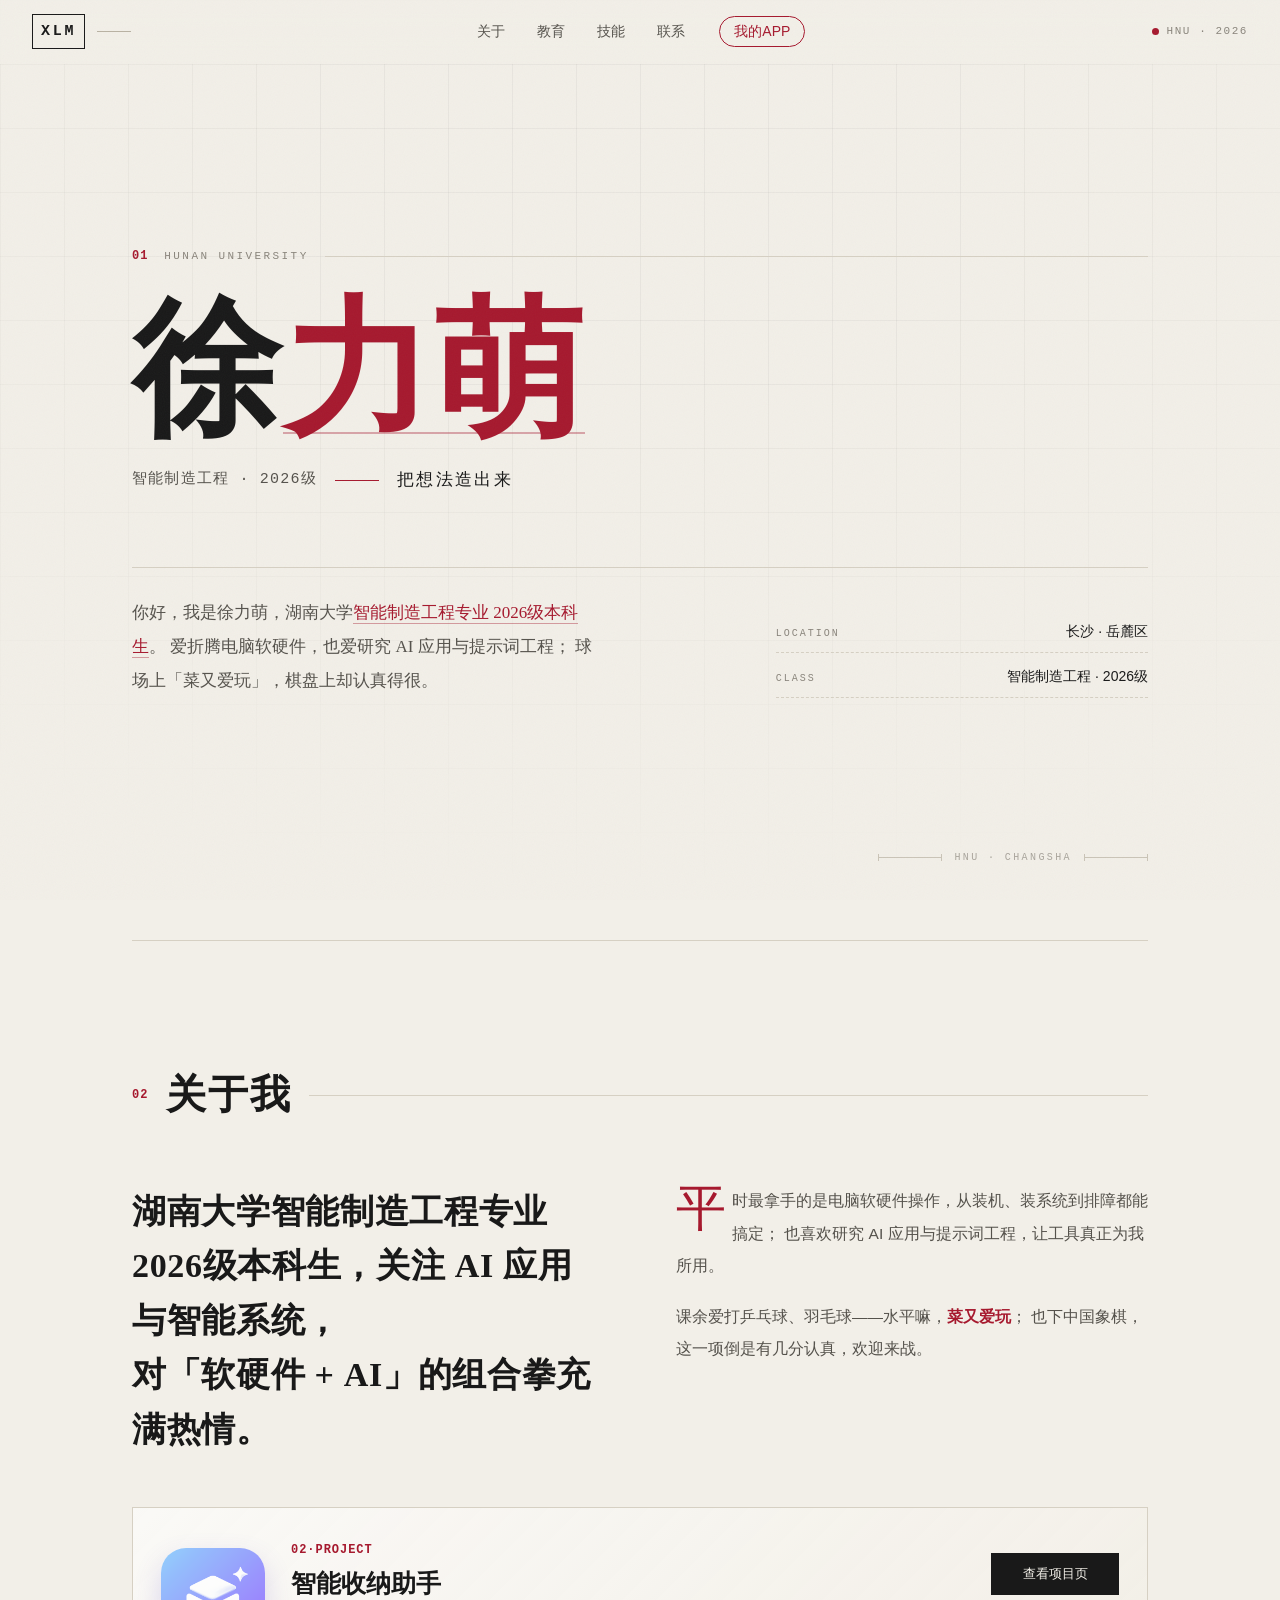
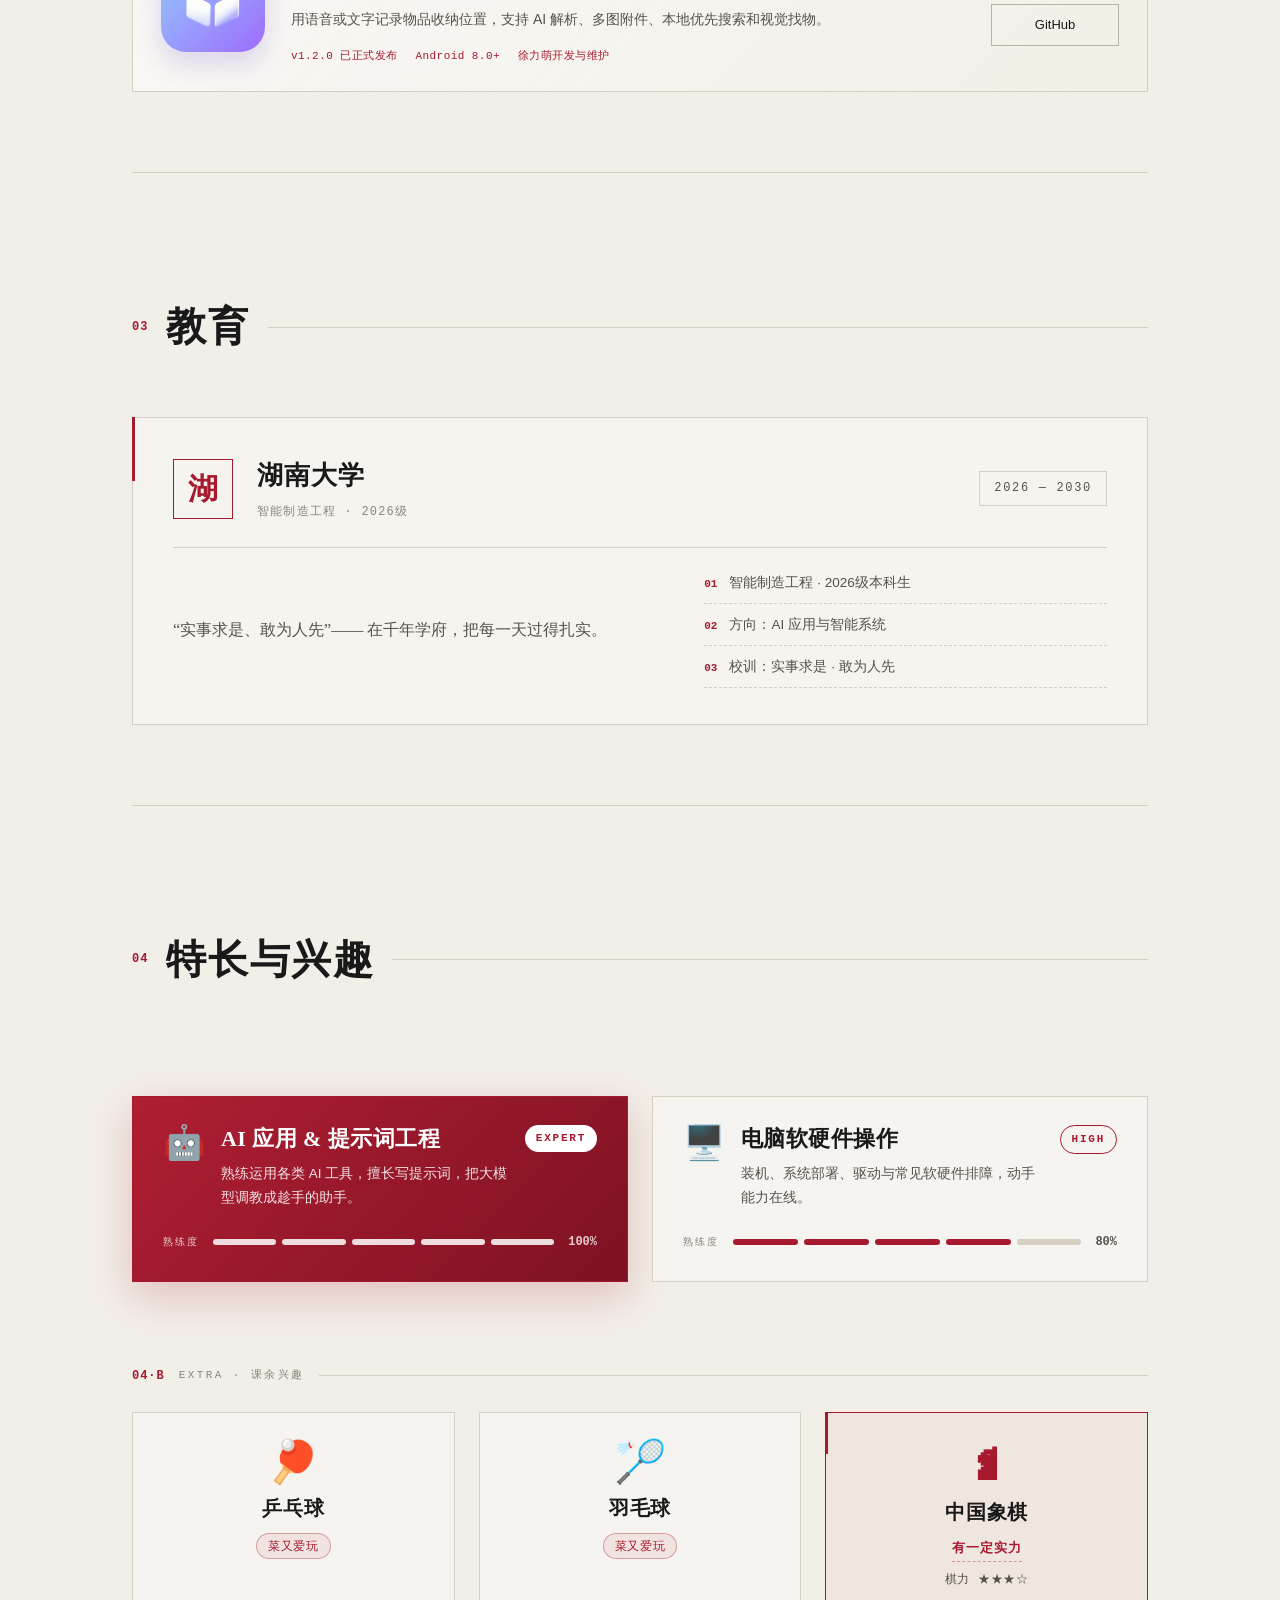
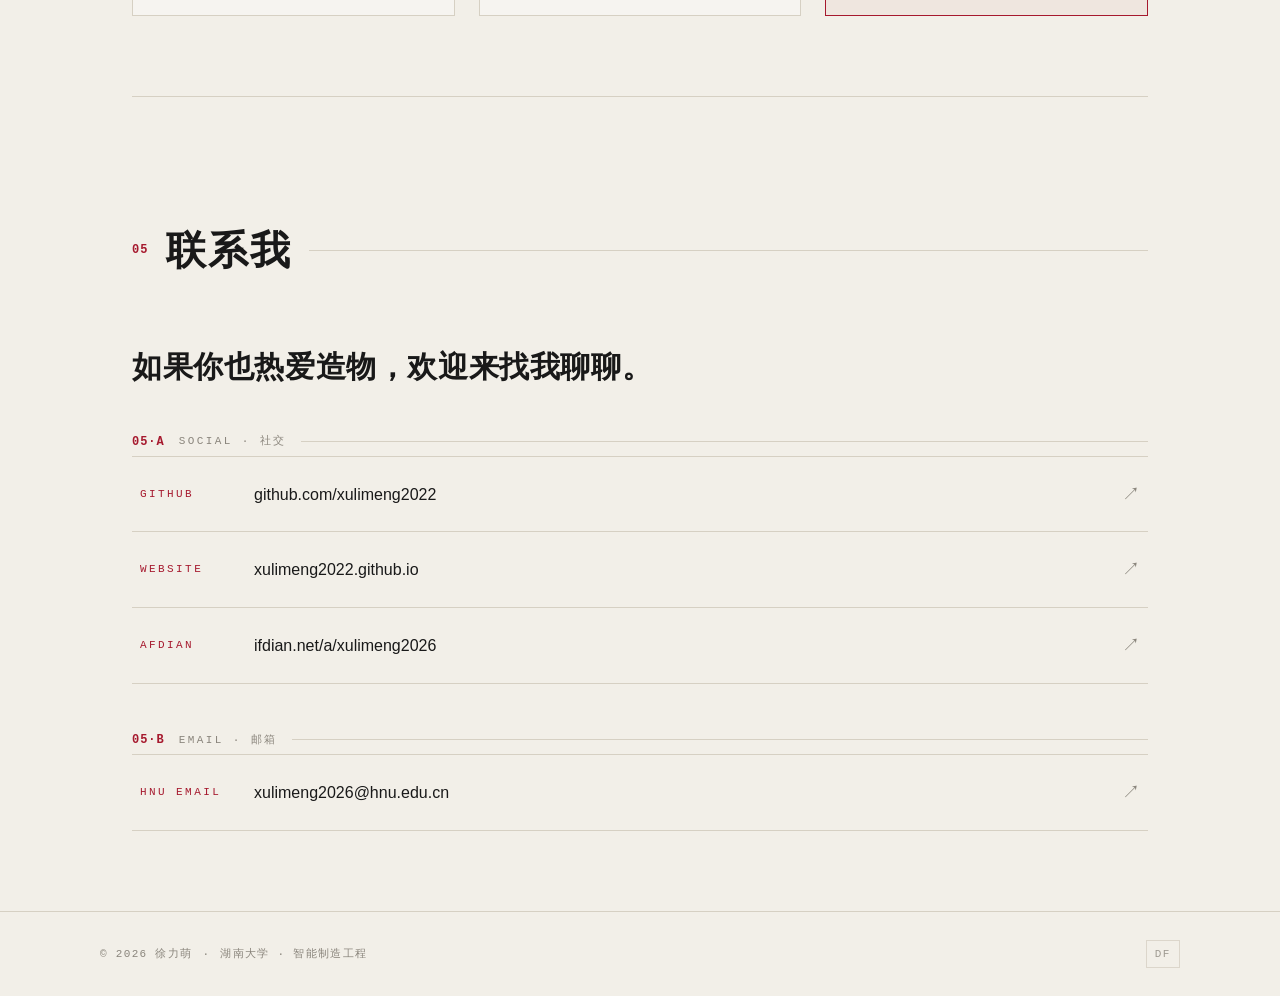
<file: index.html>
<!DOCTYPE html>
<html lang="zh-CN">
<head>
  <meta charset="UTF-8" />
  <meta name="viewport" content="width=device-width, initial-scale=1.0" />
  <meta name="description" content="湖南大学 2026 级智能制造工程专业学生个人主页" />
  <title>徐力萌 · 智能制造工程 · 湖南大学</title>
  <link rel="stylesheet" href="style.css" />
</head>
<body>
  <!-- 网格背景 -->
  <div class="grid-bg" aria-hidden="true"></div>
  <!-- 噪点纹理 -->
  <div class="noise" aria-hidden="true"></div>

  <!-- ======== 顶部导航 ======== -->
  <header class="nav">
    <a class="nav-brand" href="#top" aria-label="返回顶部">
      <span class="nav-brand-mark">XLM</span>
      <span class="nav-brand-line" aria-hidden="true"></span>
    </a>
    <nav class="nav-links" aria-label="主导航">
      <span class="nav-indicator" aria-hidden="true"></span>
      <a href="#about" data-section="about">关于</a>
      <a href="#education" data-section="education">教育</a>
      <a href="#skills" data-section="skills">技能</a>
      <a href="#contact" data-section="contact">联系</a>
      <a href="/app/" class="nav-app">我的APP</a>
    </nav>
    <div class="nav-status">
      <span class="nav-status-dot" aria-hidden="true"></span>
      <span>HNU · 2026</span>
    </div>
  </header>

  <main id="top">
    <!-- ======== Hero 首屏 ======== -->
    <section class="hero">
      <div class="hero-tag reveal">
        <span class="mono idx">01</span>
        <span class="mono label">HUNAN UNIVERSITY</span>
        <span class="rule" aria-hidden="true"></span>
      </div>
      <h1 class="hero-name reveal">
        <span class="hero-surname">徐</span><span class="hero-given">力萌</span>
      </h1>
      <p class="hero-sub reveal">
        <span class="mono">智能制造工程 · 2026级</span>
        <span class="hero-sub-sep" aria-hidden="true"></span>
        <span class="serif">把想法造出来</span>
      </p>

      <div class="hero-bottom reveal">
        <p class="hero-intro serif">
          你好，我是徐力萌，湖南大学<em>智能制造工程专业 2026级本科生</em>。
          爱折腾电脑软硬件，也爱研究 AI 应用与提示词工程；
          球场上「菜又爱玩」，棋盘上却认真得很。
        </p>
        <div class="hero-meta">
          <div class="hero-meta-item">
            <span class="mono meta-k">LOCATION</span>
            <span class="meta-v">长沙 · 岳麓区</span>
          </div>
          <div class="hero-meta-item">
            <span class="mono meta-k">CLASS</span>
            <span class="meta-v">智能制造工程 · 2026级</span>
          </div>
        </div>
      </div>

      <!-- 工程标注装饰 -->
      <div class="dimension" aria-hidden="true">
        <span class="dimension-line"></span>
        <span class="mono dimension-text">HNU · CHANGSHA</span>
        <span class="dimension-line"></span>
      </div>
    </section>

    <!-- ======== 关于 ======== -->
    <section class="section" id="about">
      <div class="section-head reveal">
        <span class="mono idx">02</span>
        <h2 class="section-title">关于我</h2>
        <span class="section-head-rule" aria-hidden="true"></span>
      </div>
      <div class="about-grid">
        <p class="about-lead serif reveal">
          湖南大学智能制造工程专业 2026级本科生，关注 AI 应用与智能系统，<br />
          对「软硬件 + AI」的组合拳充满热情。
        </p>
        <div class="about-copy reveal">
          <p>
            平时最拿手的是电脑软硬件操作，从装机、装系统到排障都能搞定；
            也喜欢研究 AI 应用与提示词工程，让工具真正为我所用。
          </p>
          <p>
            课余爱打乒乓球、羽毛球——水平嘛，<em>菜又爱玩</em>；
            也下中国象棋，这一项倒是有几分认真，欢迎来战。
          </p>
        </div>
      </div>
      <article class="project-card reveal" id="project" aria-labelledby="project-title">
        <img class="project-icon" src="/app/assets/app-icon.png" width="104" height="104" alt="智能收纳助手应用图标">
        <div class="project-card-copy">
          <span class="mono idx">02·PROJECT</span>
          <h3 class="project-title serif" id="project-title">智能收纳助手</h3>
          <p class="project-description">用语音或文字记录物品收纳位置，支持 AI 解析、多图附件、本地优先搜索和视觉找物。</p>
          <div class="project-meta mono"><span>v1.2.0 已正式发布</span><span>Android 8.0+</span><span>徐力萌开发与维护</span></div>
        </div>
        <div class="project-card-actions">
          <a class="project-action primary" href="/app/">查看项目页</a>
          <a class="project-action" href="https://github.com/xulimeng2022/SmartStorageAssistant" target="_blank" rel="noopener noreferrer">GitHub</a>
        </div>
      </article>
    </section>

    <!-- ======== 教育 ======== -->
    <section class="section" id="education">
      <div class="section-head reveal">
        <span class="mono idx">03</span>
        <h2 class="section-title">教育</h2>
        <span class="section-head-rule" aria-hidden="true"></span>
      </div>
      <div class="edu-card reveal">
        <div class="edu-top">
          <div class="edu-logo" aria-hidden="true">
            <span class="edu-logo-cn">湖</span>
          </div>
          <div class="edu-info">
            <h3 class="edu-name serif">湖南大学</h3>
            <p class="mono edu-dept">智能制造工程 · 2026级</p>
          </div>
          <div class="edu-date mono">2026 — 2030</div>
        </div>
        <div class="edu-bottom">
          <p class="edu-note serif">
            “实事求是、敢为人先”——
            在千年学府，把每一天过得扎实。
          </p>
          <ul class="edu-list">
            <li><span class="mono">01</span> 智能制造工程 · 2026级本科生</li>
            <li><span class="mono">02</span> 方向：AI 应用与智能系统</li>
            <li><span class="mono">03</span> 校训：实事求是 · 敢为人先</li>
          </ul>
        </div>
      </div>
    </section>

    <!-- ======== 技能 ======== -->
    <section class="section" id="skills">
      <div class="section-head reveal">
        <span class="mono idx">04</span>
        <h2 class="section-title">特长与兴趣</h2>
        <span class="section-head-rule" aria-hidden="true"></span>
      </div>

      <!-- 核心特长 -->
      <div class="sub-head reveal">
        <span class="mono idx">04·A</span>
        <span class="mono label">CORE STRENGTHS</span>
        <span class="rule" aria-hidden="true"></span>
      </div>
      <div class="strengths">
        <article class="strength-card strength-featured reveal">
          <div class="strength-top">
            <span class="strength-emoji" aria-hidden="true">🤖</span>
            <div class="strength-info">
              <h3 class="strength-name">AI 应用 &amp; 提示词工程</h3>
              <p class="strength-desc">熟练运用各类 AI 工具，擅长写提示词，把大模型调教成趁手的助手。</p>
            </div>
            <span class="lvl-badge lvl-expert">EXPERT</span>
          </div>
          <div class="lvl-row">
            <span class="mono lvl-label">熟练度</span>
            <span class="lvl-dots" aria-hidden="true"><i></i><i></i><i></i><i></i><i></i></span>
            <span class="mono lvl-pct">100%</span>
          </div>
        </article>

        <article class="strength-card reveal">
          <div class="strength-top">
            <span class="strength-emoji" aria-hidden="true">🖥️</span>
            <div class="strength-info">
              <h3 class="strength-name">电脑软硬件操作</h3>
              <p class="strength-desc">装机、系统部署、驱动与常见软硬件排障，动手能力在线。</p>
            </div>
            <span class="lvl-badge lvl-high">HIGH</span>
          </div>
          <div class="lvl-row">
            <span class="mono lvl-label">熟练度</span>
            <span class="lvl-dots" aria-hidden="true"><i></i><i></i><i></i><i></i><i class="off"></i></span>
            <span class="mono lvl-pct">80%</span>
          </div>
        </article>
      </div>

      <!-- 课余兴趣 -->
      <div class="sub-head reveal">
        <span class="mono idx">04·B</span>
        <span class="mono label">EXTRA · 课余兴趣</span>
        <span class="rule" aria-hidden="true"></span>
      </div>
      <div class="interests">
        <article class="interest-card reveal">
          <span class="interest-emoji" aria-hidden="true">🏓</span>
          <h3 class="interest-name">乒乓球</h3>
          <span class="hobby-badge">菜又爱玩</span>
        </article>
        <article class="interest-card reveal">
          <span class="interest-emoji" aria-hidden="true">🏸</span>
          <h3 class="interest-name">羽毛球</h3>
          <span class="hobby-badge">菜又爱玩</span>
        </article>
        <article class="interest-card chess-card reveal">
          <span class="interest-emoji" aria-hidden="true">♞</span>
          <h3 class="interest-name">中国象棋</h3>
          <span class="chess-level">有一定实力</span>
          <span class="mono chess-rank">棋力 ★★★☆</span>
        </article>
      </div></section>

    <!-- ======== 联系 ======== -->
    <section class="section contact" id="contact">
      <div class="section-head reveal">
        <span class="mono idx">05</span>
        <h2 class="section-title">联系我</h2>
        <span class="section-head-rule" aria-hidden="true"></span>
      </div>
      <p class="contact-lead serif reveal">
        如果你也热爱造物，欢迎来找我聊聊。
      </p>

      <!-- 社交组 -->
      <div class="contact-group reveal">
        <div class="sub-head">
          <span class="mono idx">05·A</span>
          <span class="mono label">SOCIAL · 社交</span>
          <span class="rule" aria-hidden="true"></span>
        </div>
        <div class="contact-links">
          <a href="https://github.com/xulimeng2022" target="_blank" rel="noopener" class="contact-link">
            <span class="mono contact-tag">GITHUB</span>
            <span class="contact-value">github.com/xulimeng2022</span>
            <span class="contact-arrow" aria-hidden="true">↗</span>
          </a>
          <a href="https://xulimeng2022.github.io" target="_blank" rel="noopener noreferrer" class="contact-link">
            <span class="mono contact-tag">WEBSITE</span>
            <span class="contact-value">xulimeng2022.github.io</span>
            <span class="contact-arrow" aria-hidden="true">↗</span>
          </a>
          <a href="https://ifdian.net/a/xulimeng2026" target="_blank" rel="noopener noreferrer" class="contact-link" aria-label="爱发电：ifdian.net/a/xulimeng2026（在新标签页打开）">
            <span class="mono contact-tag">AFDIAN</span>
            <span class="contact-value">ifdian.net/a/xulimeng2026</span>
            <span class="contact-arrow" aria-hidden="true">↗</span>
          </a>
        </div>
      </div>

      <!-- 邮箱组 -->
      <div class="contact-group reveal">
        <div class="sub-head">
          <span class="mono idx">05·B</span>
          <span class="mono label">EMAIL · 邮箱</span>
          <span class="rule" aria-hidden="true"></span>
        </div>
        <div class="contact-links">
          <a href="mailto:xulimeng2026@hnu.edu.cn" class="contact-link">
            <span class="mono contact-tag">HNU EMAIL</span>
            <span class="contact-value">xulimeng2026@hnu.edu.cn</span>
            <span class="contact-arrow" aria-hidden="true">↗</span>
          </a>
        </div>
      </div></section>
  </main>

  <!-- ======== 页脚 ======== -->
  <footer class="footer">
    <div class="footer-inner">
      <div class="footer-meta mono">
        <span>© 2026 徐力萌</span>
        <span aria-hidden="true">·</span>
        <span>湖南大学 · 智能制造工程</span>
      </div>
      <a class="deerflow" href="https://deerflow.tech" target="_blank" rel="noopener" title="Created By Deerflow">DF</a>
    </div>
  </footer>

  <!-- 移动端底部 Tab 栏 -->
  <nav class="mobile-tabs" aria-label="移动端导航">
    <span class="mobile-tabs-indicator" aria-hidden="true"></span>
    <a href="#about" data-section="about">关于</a>
    <a href="#education" data-section="education">教育</a>
    <a href="#skills" data-section="skills">技能</a>
    <a href="#contact" data-section="contact">联系</a>
    <a href="/app/" class="tab-app"><span>我的APP</span></a>
  </nav>

  <a class="to-top mono" href="#top" aria-label="回到顶部">↑</a>
  <script src="script.js"></script>
</body>
</html>
</file>
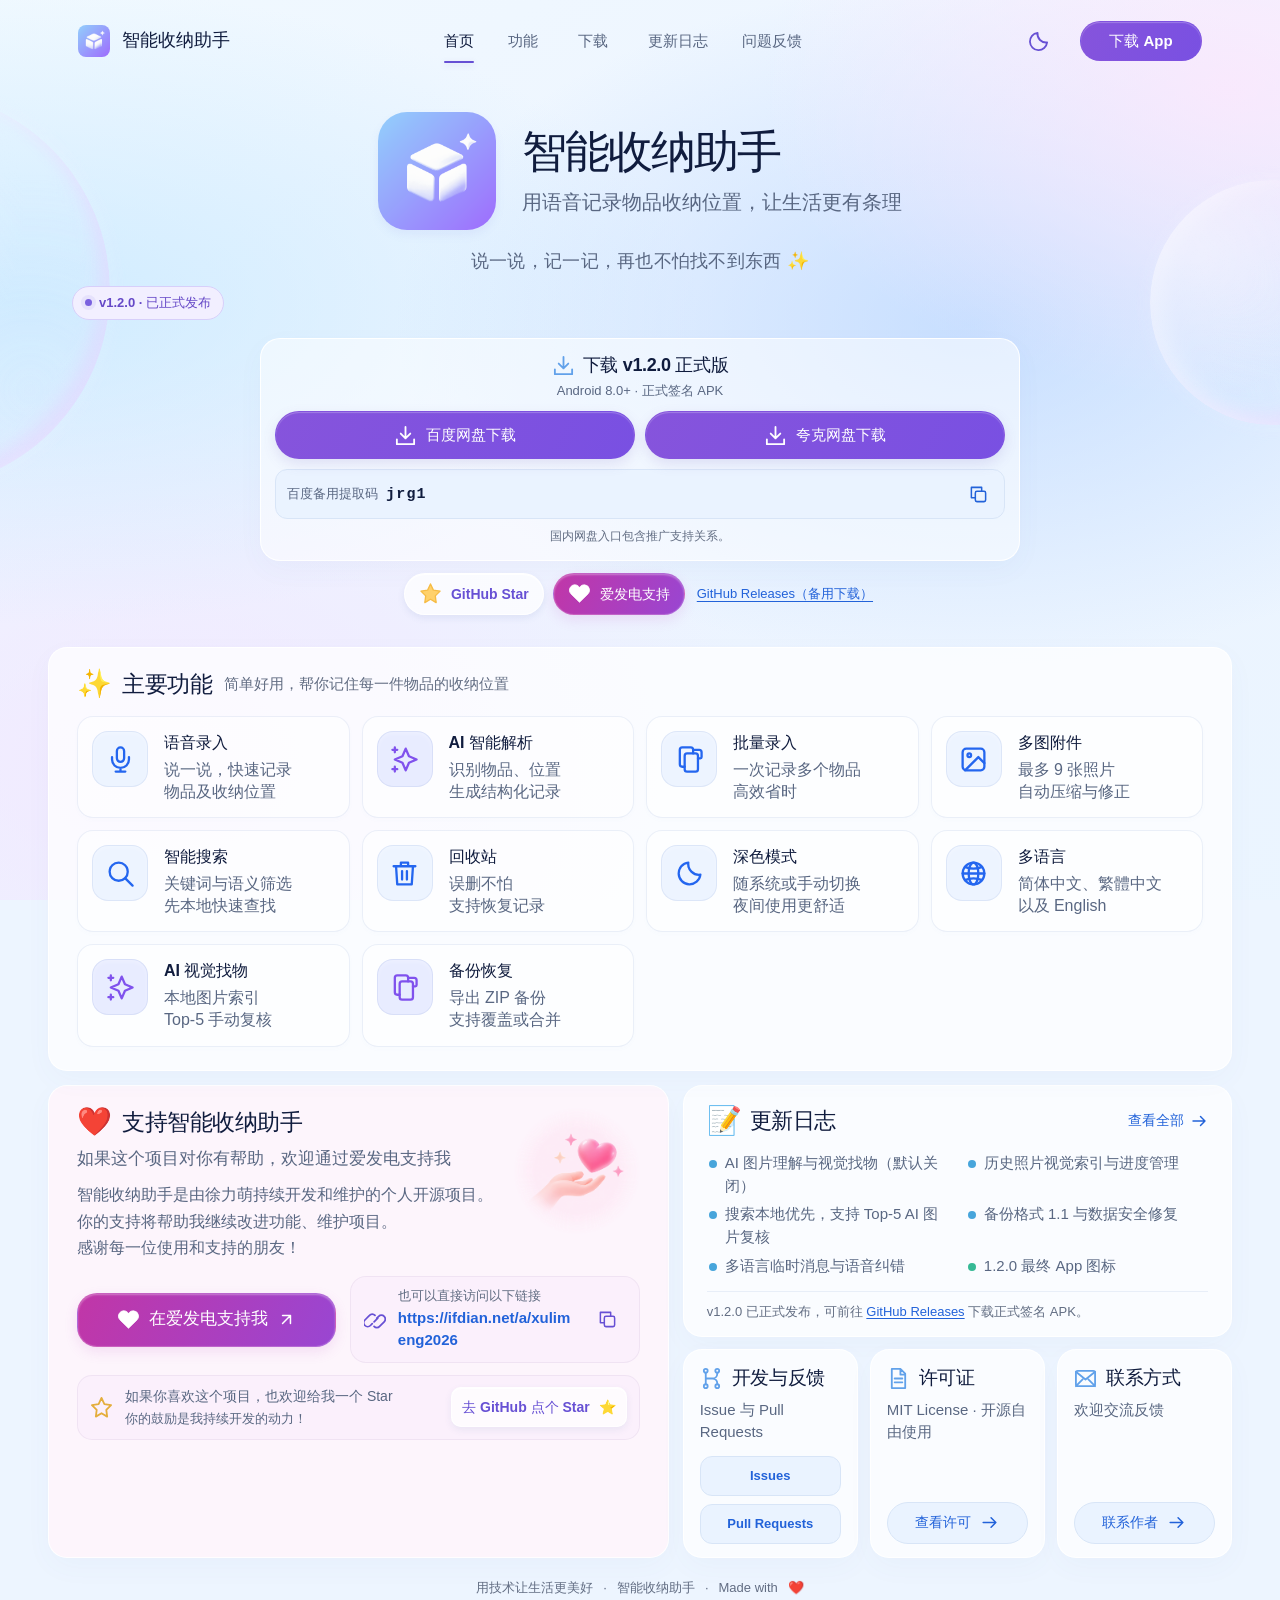
<file: app/index.html>
<!doctype html>
<html lang="zh-CN">
<head>
  <meta charset="UTF-8">
  <meta name="viewport" content="width=device-width, initial-scale=1">
  <meta name="color-scheme" content="light dark">
  <meta name="description" content="智能收纳助手，由徐力萌持续开发的个人开源项目。用语音记录物品收纳位置，让生活更有条理。欢迎在 GitHub 参与项目，或通过爱发电支持开发。">
  <title>智能收纳助手 · 让生活更有条理</title>
  <meta property="og:type" content="website">
  <meta property="og:title" content="智能收纳助手">
  <meta property="og:description" content="用语音记录物品收纳位置，通过 AI 解析、图片附件与本地优先搜索快速找到物品。">
  <meta property="og:url" content="https://xulimeng2022.github.io/app/">
  <meta property="og:image" content="https://xulimeng2022.github.io/app/assets/app-icon.png">
  <meta name="theme-color" content="#7b63e8">
  <link rel="icon" type="image/png" href="./assets/app-icon.png">
  <link rel="apple-touch-icon" href="./assets/app-icon.png">
  <script>
    (() => {
      const root = document.documentElement;
      root.classList.add('has-js');
      let theme;
      try { theme = localStorage.getItem('smart-storage-theme'); } catch (_) {}
      root.dataset.theme = theme === 'light' || theme === 'dark' ? theme : (matchMedia('(prefers-color-scheme: dark)').matches ? 'dark' : 'light');
    })();
  </script>
  <link rel="stylesheet" href="./styles.css">
  <script src="./script.js" defer></script>
</head>
<body>
  <a class="skip-link" href="#main">跳到主要内容</a>
  <svg class="icon-definitions" xmlns="http://www.w3.org/2000/svg" aria-hidden="true">
    <defs>
      <symbol id="i-mic" viewBox="0 0 24 24"><rect x="9" y="2" width="6" height="12" rx="3"/><path d="M5 10v2a7 7 0 0 0 14 0v-2M12 19v3m-4 0h8"/></symbol>
      <symbol id="i-sparkles" viewBox="0 0 24 24"><path d="m13 3 2.7 6.3L22 12l-6.3 2.7L13 21l-2.7-6.3L4 12l6.3-2.7L13 3ZM4 2v4M2 4h4M4 18v4m-2-2h4"/></symbol>
      <symbol id="i-layers" viewBox="0 0 24 24"><rect x="8" y="7" width="11" height="15" rx="2"/><path d="M15 7V4a2 2 0 0 0-2-2H6a2 2 0 0 0-2 2v12a2 2 0 0 0 2 2h2M19 11h2a1 1 0 0 0 1-1V6a2 2 0 0 0-2-2h-5"/></symbol>
      <symbol id="i-image" viewBox="0 0 24 24"><rect x="3" y="3" width="18" height="18" rx="3"/><circle cx="8.5" cy="8.5" r="1.5"/><path d="m21 15-5-5L5 21"/></symbol>
      <symbol id="i-search" viewBox="0 0 24 24"><circle cx="10.5" cy="10.5" r="7.5"/><path d="m16 16 6 6"/></symbol>
      <symbol id="i-trash" viewBox="0 0 24 24"><path d="M3 6h18M9 6V3h6v3M5 6l1 15h12l1-15M10 10v7m4-7v7"/></symbol>
      <symbol id="i-moon" viewBox="0 0 24 24"><path d="M21 13a9 9 0 0 1-10-10A9 9 0 1 0 21 13Z"/></symbol>
      <symbol id="i-sun" viewBox="0 0 24 24"><circle cx="12" cy="12" r="4"/><path d="M12 2v2m0 16v2M2 12h2m16 0h2M5 5l1.5 1.5m11 11L19 19M5 19l1.5-1.5m11-11L19 5"/></symbol>
      <symbol id="i-globe" viewBox="0 0 24 24"><circle cx="12" cy="12" r="9"/><ellipse cx="12" cy="12" rx="4" ry="9"/><path d="M3 12h18M5 6.5c4 2 10 2 14 0M5 17.5c4-2 10-2 14 0"/></symbol>
      <symbol id="i-github" viewBox="0 0 24 24"><path d="M9 19c-4 1-4-2-6-2m15 5v-3.9a3.4 3.4 0 0 0-.9-2.6c3-.3 6.1-1.5 6.1-6.7a5.2 5.2 0 0 0-1.4-3.6 4.8 4.8 0 0 0-.1-3.6S19.6.3 16.9 3a12.2 12.2 0 0 0-6.2 0C8 .3 5.9 1.6 5.9 1.6a4.8 4.8 0 0 0-.1 3.6 5.2 5.2 0 0 0-1.4 3.6c0 5.2 3.1 6.4 6.1 6.7a3.4 3.4 0 0 0-.9 2.6V22" transform="translate(-1 0) scale(.94)"/></symbol>
      <symbol id="i-star" viewBox="0 0 24 24"><path d="m12 2 3 6.5 7 1-5 5 .9 7L12 18l-5.9 3.5.9-7-5-5 7-1L12 2Z"/></symbol>
      <symbol id="i-heart" viewBox="0 0 24 24"><path d="M20.8 4.6a5.5 5.5 0 0 0-7.8 0l-1 1-1-1a5.5 5.5 0 0 0-7.8 7.8L12 21l8.8-8.6a5.5 5.5 0 0 0 0-7.8Z"/></symbol>
      <symbol id="i-file" viewBox="0 0 24 24"><path d="M14 2H5v20h14V7l-5-5Zm0 0v6h5M8 12h8m-8 4h8"/></symbol>
      <symbol id="i-branch" viewBox="0 0 24 24"><circle cx="6" cy="4" r="2"/><circle cx="6" cy="20" r="2"/><circle cx="18" cy="4" r="2"/><circle cx="18" cy="20" r="2"/><path d="M6 6v12M18 6v1a5 5 0 0 1-5 5H6m7 0a5 5 0 0 1 5 5v1"/></symbol>
      <symbol id="i-book" viewBox="0 0 24 24"><path d="M12 5C9 2 5 2 2 3v17c3-1 7-1 10 2m0-17c3-3 7-3 10-2v17c-3-1-7-1-10 2V5Z"/></symbol>
      <symbol id="i-link" viewBox="0 0 24 24"><path d="m10 13 4-4M8 15l-2 2a4 4 0 0 1-6-6l5-5a4 4 0 0 1 6 0m2 3 2-2a4 4 0 0 1 6 6l-5 5a4 4 0 0 1-6 0" transform="translate(1 1)"/></symbol>
      <symbol id="i-copy" viewBox="0 0 24 24"><rect x="8" y="8" width="13" height="13" rx="2"/><path d="M16 8V3H3v13h5"/></symbol>
      <symbol id="i-arrow" viewBox="0 0 24 24"><path d="M4 12h16m-6-6 6 6-6 6"/></symbol>
      <symbol id="i-external" viewBox="0 0 24 24"><path d="M7 17 17 7M7 7h10v10"/></symbol>
      <symbol id="i-download" viewBox="0 0 24 24"><path d="M12 3v12m-5-5 5 5 5-5M3 16v5h18v-5"/></symbol>
      <symbol id="i-mail" viewBox="0 0 24 24"><rect x="2" y="4" width="20" height="16" rx="2"/><path d="m2 5 10 8L22 5M2 20l7-7m6 0 7 7"/></symbol>
      <symbol id="i-menu" viewBox="0 0 24 24"><path d="M4 6h16M4 12h16M4 18h16"/></symbol>
      <symbol id="i-close" viewBox="0 0 24 24"><path d="m6 6 12 12M6 18 18 6"/></symbol>
    </defs>
  </svg>

  <div class="ambient-layer" aria-hidden="true"><div class="ambient ambient-left"></div><div class="ambient ambient-right"></div></div>

  <header class="site-header page-width">
    <a class="brand" href="#home" aria-label="智能收纳助手，回到首页">
      <img src="./assets/app-icon.png" width="34" height="34" alt="">
      <span>智能收纳助手</span>
    </a>
    <nav class="navigation" id="navigation" aria-label="主导航">
      <a class="nav-home" href="#home" aria-current="page">首页</a>
      <a href="#features">功能</a>
      <button class="nav-download" type="button" data-open-download aria-haspopup="dialog" aria-controls="download-modal" aria-expanded="false">下载</button>
      <a href="#updates">更新日志</a>
      <a href="https://github.com/xulimeng2022/SmartStorageAssistant/issues" target="_blank" rel="noopener noreferrer">问题反馈<span class="sr-only">（在新标签页打开）</span></a>
    </nav>
    <div class="header-actions">
      <button class="icon-button theme-toggle" type="button" aria-label="切换到深色模式" aria-pressed="false" title="切换深浅色模式">
        <svg class="icon moon-icon" aria-hidden="true"><use href="#i-moon"/></svg>
        <svg class="icon sun-icon" aria-hidden="true"><use href="#i-sun"/></svg>
      </button>
      <button class="icon-button menu-toggle" type="button" aria-label="打开导航菜单" aria-expanded="false" aria-controls="navigation">
        <svg class="icon menu-icon" aria-hidden="true"><use href="#i-menu"/></svg>
        <svg class="icon close-icon" aria-hidden="true"><use href="#i-close"/></svg>
      </button>
      <button class="button button-download" type="button" data-open-download aria-haspopup="dialog" aria-controls="download-modal" aria-expanded="false">下载 App</button>
    </div>
  </header>

  <main class="page-width" id="main">
    <section class="hero" id="home" aria-labelledby="hero-title">
      <div class="hero-copy">
        <div class="hero-heading">
          <img class="app-icon" src="./assets/app-icon.png" width="120" height="120" alt="智能收纳助手应用图标">
          <div>
            <h1 id="hero-title">智能收纳助手</h1>
            <p class="hero-description">用语音记录物品收纳位置，<br class="mobile-break">让生活更有条理</p>
          </div>
        </div>
        <p class="hero-tagline">说一说，记一记，再也不怕找不到东西 <span aria-hidden="true">✨</span></p>
        <p class="release-status"><span class="release-status-dot" aria-hidden="true"></span>v1.2.0 · 已正式发布</p>
        <section class="hero-download" id="download" aria-labelledby="hero-download-title">
          <div class="hero-download-heading">
            <h2 id="hero-download-title"><svg class="icon" aria-hidden="true"><use href="#i-download"/></svg>下载 v1.2.0 正式版</h2>
            <p>Android 8.0+ · 正式签名 APK</p>
          </div>
          <div class="hero-download-actions">
            <a class="button download-channel-button primary" href="https://pan.baidu.com/s/1GyYOyPlm-jLf-ZEmSAzmxA?pwd=jrg1" target="_blank" rel="noopener noreferrer"><svg class="icon" aria-hidden="true"><use href="#i-download"/></svg>百度网盘下载</a>
            <a class="button download-channel-button primary" href="https://pan.quark.cn/s/3aa679b17b28" target="_blank" rel="noopener noreferrer"><svg class="icon" aria-hidden="true"><use href="#i-download"/></svg>夸克网盘下载</a>
          </div>
          <div class="download-code-row hero-code-row"><span class="download-code-label">百度备用提取码</span><code class="download-code">jrg1</code><button class="icon-button code-copy-button" type="button" data-copy-text="jrg1" aria-label="复制百度网盘提取码" title="复制提取码"><svg class="icon small" aria-hidden="true"><use href="#i-copy"/></svg></button></div>
          <p class="download-disclosure">国内网盘入口包含推广支持关系。</p>
        </section>
        <div class="hero-compact-actions" aria-label="支持项目">
          <a class="button button-glass" href="https://github.com/xulimeng2022/SmartStorageAssistant" target="_blank" rel="noopener noreferrer"><svg class="icon star-icon" aria-hidden="true"><use href="#i-star"/></svg>GitHub Star</a>
          <a class="button button-support" href="https://ifdian.net/a/xulimeng2026" target="_blank" rel="noopener noreferrer"><svg class="icon heart-icon" aria-hidden="true"><use href="#i-heart"/></svg>爱发电支持</a>
          <a class="hero-releases-link" href="https://github.com/xulimeng2022/SmartStorageAssistant/releases/tag/v1.2.0" target="_blank" rel="noopener noreferrer">GitHub Releases（备用下载）</a>
        </div>
      </div>
    </section>

    <section class="panel features-panel" id="features" aria-labelledby="features-title">
      <div class="section-heading">
        <h2 id="features-title"><span class="heading-emoji" aria-hidden="true">✨</span>主要功能</h2>
        <p class="section-description">简单好用，帮你记住每一件物品的收纳位置</p>
        <button class="text-button features-toggle" type="button" aria-expanded="false" aria-controls="feature-grid"><span>查看全部</span><svg class="icon" aria-hidden="true"><use href="#i-arrow"/></svg></button>
      </div>
      <div class="feature-grid" id="feature-grid">
        <article class="feature-card" data-feature="voice"><span class="feature-icon"><svg class="icon" aria-hidden="true"><use href="#i-mic"/></svg></span><div><h3>语音录入</h3><p>说一说，快速记录<br>物品及收纳位置</p></div></article>
        <article class="feature-card" data-feature="ai"><span class="feature-icon violet"><svg class="icon" aria-hidden="true"><use href="#i-sparkles"/></svg></span><div><h3>AI 智能解析</h3><p>识别物品、位置<br>生成结构化记录</p></div></article>
        <article class="feature-card extra-feature" data-feature="batch"><span class="feature-icon"><svg class="icon" aria-hidden="true"><use href="#i-layers"/></svg></span><div><h3>批量录入</h3><p>一次记录多个物品<br>高效省时</p></div></article>
        <article class="feature-card extra-feature" data-feature="photos"><span class="feature-icon"><svg class="icon" aria-hidden="true"><use href="#i-image"/></svg></span><div><h3>多图附件</h3><p>最多 9 张照片<br>自动压缩与修正</p></div></article>
        <article class="feature-card" data-feature="search"><span class="feature-icon"><svg class="icon" aria-hidden="true"><use href="#i-search"/></svg></span><div><h3>智能搜索</h3><p>关键词与语义筛选<br>先本地快速查找</p></div></article>
        <article class="feature-card" data-feature="trash"><span class="feature-icon"><svg class="icon" aria-hidden="true"><use href="#i-trash"/></svg></span><div><h3>回收站</h3><p>误删不怕<br>支持恢复记录</p></div></article>
        <article class="feature-card extra-feature" data-feature="dark"><span class="feature-icon"><svg class="icon" aria-hidden="true"><use href="#i-moon"/></svg></span><div><h3>深色模式</h3><p>随系统或手动切换<br>夜间使用更舒适</p></div></article>
        <article class="feature-card extra-feature" data-feature="languages"><span class="feature-icon"><svg class="icon" aria-hidden="true"><use href="#i-globe"/></svg></span><div><h3>多语言</h3><p>简体中文、繁體中文<br>以及 English</p></div></article>
        <article class="feature-card extra-feature" data-feature="vision"><span class="feature-icon violet"><svg class="icon" aria-hidden="true"><use href="#i-sparkles"/></svg></span><div><h3>AI 视觉找物</h3><p>本地图片索引<br>Top-5 手动复核</p></div></article>
        <article class="feature-card extra-feature" data-feature="backup"><span class="feature-icon violet"><svg class="icon" aria-hidden="true"><use href="#i-layers"/></svg></span><div><h3>备份恢复</h3><p>导出 ZIP 备份<br>支持覆盖或合并</p></div></article>
      </div>
    </section>

    <div class="lower-grid">
      <section class="panel support-panel" id="support" aria-labelledby="support-title">
        <div class="support-intro">
          <div class="support-art" aria-hidden="true"><img src="./assets/support-heart.png" width="1254" height="1254" alt="" loading="lazy" decoding="async"></div>
          <h2 id="support-title"><span class="heading-emoji" aria-hidden="true">❤️</span>支持智能收纳助手</h2>
          <p class="support-lead">如果这个项目对你有帮助，欢迎通过爱发电支持我</p>
          <p class="support-description">智能收纳助手是由徐力萌持续开发和维护的个人开源项目。<br>你的支持将帮助我继续改进功能、维护项目。<br>感谢每一位使用和支持的朋友！</p>
        </div>
        <div class="support-actions">
          <a class="button button-support support-main" href="https://ifdian.net/a/xulimeng2026" target="_blank" rel="noopener noreferrer"><svg class="icon heart-icon" aria-hidden="true"><use href="#i-heart"/></svg>在爱发电支持我<svg class="icon small" aria-hidden="true"><use href="#i-external"/></svg></a>
          <div class="support-url-box">
            <svg class="icon link-icon" aria-hidden="true"><use href="#i-link"/></svg>
            <div class="support-url-content"><span class="url-caption">也可以直接访问以下链接</span><a class="support-url" href="https://ifdian.net/a/xulimeng2026" target="_blank" rel="noopener noreferrer">https://ifdian.net/a/xulimeng2026</a></div>
            <button class="icon-button copy-button" type="button" aria-label="复制爱发电主页链接" title="复制链接"><svg class="icon small" aria-hidden="true"><use href="#i-copy"/></svg></button>
          </div>
        </div>
        <div class="star-note"><svg class="icon star-outline" aria-hidden="true"><use href="#i-star"/></svg><p>如果你喜欢这个项目，也欢迎给我一个 Star<br><span>你的鼓励是我持续开发的动力！</span></p><a class="button button-glass button-small" href="https://github.com/xulimeng2022/SmartStorageAssistant" target="_blank" rel="noopener noreferrer"><span class="star-label-wide">去 GitHub 点个 Star</span><span class="star-label-mobile">也欢迎在 GitHub 点个 Star</span><span aria-hidden="true">⭐</span></a></div>
      </section>

      <div class="project-info">
        <section class="panel updates-panel" id="updates" aria-labelledby="updates-title">
          <div class="section-heading"><h2 id="updates-title"><span class="heading-emoji" aria-hidden="true">📝</span>更新日志</h2><a class="text-button" href="https://github.com/xulimeng2022/SmartStorageAssistant/releases" target="_blank" rel="noopener noreferrer">查看全部<svg class="icon" aria-hidden="true"><use href="#i-arrow"/></svg></a></div>
          <ul class="update-list"><li>AI 图片理解与视觉找物（默认关闭）</li><li>历史照片视觉索引与进度管理</li><li>搜索本地优先，支持 Top-5 AI 图片复核</li><li>备份格式 1.1 与数据安全修复</li><li>多语言临时消息与语音纠错</li><li>1.2.0 最终 App 图标</li></ul>
          <p class="release-note">v1.2.0 已正式发布，可前往 <a href="https://github.com/xulimeng2022/SmartStorageAssistant/releases/tag/v1.2.0" target="_blank" rel="noopener noreferrer">GitHub Releases</a> 下载正式签名 APK。</p>
        </section>
        <div class="quick-links">
          <section class="panel quick-card developer-card" id="developer" aria-labelledby="developer-title"><h2 id="developer-title"><svg class="icon" aria-hidden="true"><use href="#i-branch"/></svg>开发与反馈</h2><p>Issue 与 Pull Requests</p><div class="developer-links"><a class="developer-link" href="https://github.com/xulimeng2022/SmartStorageAssistant/issues" target="_blank" rel="noopener noreferrer">Issues</a><a class="developer-link" href="https://github.com/xulimeng2022/SmartStorageAssistant/pulls" target="_blank" rel="noopener noreferrer">Pull Requests</a></div></section>
          <section class="panel quick-card" aria-labelledby="license-title"><h2 id="license-title"><svg class="icon" aria-hidden="true"><use href="#i-file"/></svg>许可证</h2><p>MIT License · 开源自由使用</p><a class="button button-soft" href="https://github.com/xulimeng2022/SmartStorageAssistant/blob/main/LICENSE" target="_blank" rel="noopener noreferrer">查看许可<svg class="icon small" aria-hidden="true"><use href="#i-arrow"/></svg></a></section>
          <section class="panel quick-card" aria-labelledby="contact-title"><h2 id="contact-title"><svg class="icon" aria-hidden="true"><use href="#i-mail"/></svg>联系方式</h2><p>欢迎交流反馈</p><a class="button button-soft" href="https://xulimeng2022.github.io/" target="_blank" rel="noopener noreferrer">联系作者<svg class="icon small" aria-hidden="true"><use href="#i-arrow"/></svg></a></section>
        </div>
      </div>
    </div>
  </main>
  <footer class="site-footer page-width">用技术让生活更美好 <span aria-hidden="true">·</span> 智能收纳助手 <span aria-hidden="true">·</span> Made with <span aria-hidden="true">❤️</span><span class="sr-only">用心制作</span></footer>
  <div class="download-modal" id="download-modal" hidden>
    <div class="download-modal-backdrop" data-close-download aria-hidden="true"></div>
    <section class="download-dialog" id="download-dialog" role="dialog" aria-modal="true" aria-labelledby="download-dialog-title" tabindex="-1">
      <button class="icon-button download-dialog-close" type="button" data-close-download aria-label="关闭下载渠道选择" title="关闭"><svg class="icon" aria-hidden="true"><use href="#i-close"/></svg></button>
      <span class="download-dialog-version">v1.2.0 正式版</span>
      <h2 id="download-dialog-title">选择下载渠道</h2>
      <p class="download-dialog-intro">百度与夸克优先；GitHub Releases 作为备用渠道。</p>
      <div class="download-channel-list">
        <a class="download-channel primary" href="https://pan.baidu.com/s/1GyYOyPlm-jLf-ZEmSAzmxA?pwd=jrg1" target="_blank" rel="noopener noreferrer"><span class="download-channel-icon"><svg class="icon" aria-hidden="true"><use href="#i-download"/></svg></span><span class="download-channel-copy"><strong>百度网盘下载</strong><small>国内网络优先</small></span><svg class="icon download-channel-arrow" aria-hidden="true"><use href="#i-external"/></svg></a>
        <a class="download-channel primary" href="https://pan.quark.cn/s/3aa679b17b28" target="_blank" rel="noopener noreferrer"><span class="download-channel-icon"><svg class="icon" aria-hidden="true"><use href="#i-download"/></svg></span><span class="download-channel-copy"><strong>夸克网盘下载</strong><small>国内网络优先</small></span><svg class="icon download-channel-arrow" aria-hidden="true"><use href="#i-external"/></svg></a>
        <a class="download-channel secondary" href="https://github.com/xulimeng2022/SmartStorageAssistant/releases/tag/v1.2.0" target="_blank" rel="noopener noreferrer"><span class="download-channel-icon"><svg class="icon" aria-hidden="true"><use href="#i-github"/></svg></span><span class="download-channel-copy"><strong>GitHub Releases</strong><small>备用下载渠道</small></span><svg class="icon download-channel-arrow" aria-hidden="true"><use href="#i-external"/></svg></a>
      </div>
      <div class="download-code-row dialog-code-row"><span class="download-code-label">百度备用提取码</span><code class="download-code">jrg1</code><button class="icon-button code-copy-button" type="button" data-copy-text="jrg1" aria-label="复制百度网盘提取码" title="复制提取码"><svg class="icon small" aria-hidden="true"><use href="#i-copy"/></svg></button></div>
      <p class="download-dialog-note">国内网盘入口包含推广支持关系。登录、客户端要求以网盘页面为准。</p>
    </section>
  </div>
  <div class="toast" id="toast" role="status" aria-live="polite" aria-atomic="true"></div>
</body>
</html>
</file>
<file: style.css>
/* ==========================================================================
   个人主页 · 湖南大学 · 智能制造工程
   设计语言：工程蓝图 × 工业极简（暖白纸面 / 墨色文字 / 岳麓红点缀）
   ========================================================================== */

/* ---------- 设计变量 ---------- */
:root {
  --paper: #f2efe8;
  --paper-deep: #e9e4d9;
  --ink: #191919;
  --ink-soft: #55524c;
  --ink-faint: #8a857c;
  --red: #a6192e;
  --red-deep: #7d1222;
  --line: #d6d0c3;
  --line-strong: #b9b2a3;
  --mono: "JetBrains Mono", "SFMono-Regular", "Cascadia Code", Consolas, "Courier New", monospace;
  --serif: "Noto Serif SC", "Source Han Serif SC", "Songti SC", "SimSun", serif;
  --sans: "Noto Sans SC", "PingFang SC", "Microsoft YaHei", "Hiragino Sans GB", sans-serif;
  --nav-h: 64px;
}

/* ---------- 基础 ---------- */
* { margin: 0; padding: 0; box-sizing: border-box; }
html { scroll-behavior: smooth; }
body {
  background: var(--paper);
  color: var(--ink);
  font-family: var(--sans);
  font-size: 16px;
  line-height: 1.7;
}
::selection { background: var(--red); color: #fff; }
a { color: inherit; text-decoration: none; }

/* ---------- 背景：网格 + 噪点 ---------- */
.grid-bg {
  position: fixed;
  inset: 0;
  z-index: -2;
  pointer-events: none;
  background-image:
    linear-gradient(to right, rgba(25,25,25,0.045) 1px, transparent 1px),
    linear-gradient(to bottom, rgba(25,25,25,0.045) 1px, transparent 1px);
  background-size: 64px 64px;
  mask-image: radial-gradient(ellipse 90% 80% at 50% 20%, #000 30%, transparent 100%);
}
.noise {
  position: fixed;
  inset: 0;
  z-index: 999;
  pointer-events: none;
  opacity: 0.035;
  background-image: url("data:image/svg+xml,%3Csvg xmlns='http://www.w3.org/2000/svg' width='160' height='160'%3E%3Cfilter id='n'%3E%3CfeTurbulence type='fractalNoise' baseFrequency='0.9' numOctaves='2'/%3E%3C/filter%3E%3Crect width='100%25' height='100%25' filter='url(%23n)'/%3E%3C/svg%3E");
}

/* ---------- 等宽标签通用 ---------- */
.mono { font-family: var(--mono); }
.serif { font-family: var(--serif); }
.idx { font-size: 12px; letter-spacing: 0.08em; color: var(--red); font-weight: 600; }
.label { font-size: 11px; letter-spacing: 0.22em; color: var(--ink-faint); }
.rule { flex: 1; height: 1px; background: var(--line); transform-origin: left; }
/* ---------- 导航 ---------- */
.nav {
  position: fixed;
  top: 0; left: 0; right: 0;
  z-index: 100;
  height: var(--nav-h);
  display: flex;
  align-items: center;
  justify-content: space-between;
  padding: 0 32px;
  background: rgba(242,239,232,0.82);
  backdrop-filter: blur(12px);
  border-bottom: 1px solid transparent;
  transition: border-color 0.3s ease;
}
.nav.scrolled { border-bottom-color: var(--line); }

.nav-brand { display: flex; align-items: center; gap: 12px; }
.nav-brand-mark {
  font-family: var(--mono);
  font-size: 15px;
  font-weight: 700;
  letter-spacing: 0.18em;
  color: var(--ink);
  border: 1px solid var(--ink);
  padding: 4px 8px 3px;
  transition: background 0.25s ease, color 0.25s ease;
}
.nav-brand:hover .nav-brand-mark { background: var(--ink); color: var(--paper); }
.nav-brand-line { width: 34px; height: 1px; background: var(--line-strong); }

.nav-links { display: flex; gap: 32px; }
.nav-links a {
  position: relative;
  font-size: 14px;
  color: var(--ink-soft);
  padding: 4px 0;
  transition: color 0.25s ease;
}
.nav-links a::after {
  content: "";
  position: absolute;
  left: 0; bottom: 0;
  width: 100%; height: 1px;
  background: var(--red);
  transform: scaleX(0);
  transform-origin: right;
  transition: transform 0.3s ease;
}
.nav-links a:hover { color: var(--ink); }
.nav-links a:hover::after { transform: scaleX(1); transform-origin: left; }

.nav-status {
  display: flex;
  align-items: center;
  gap: 8px;
  font-family: var(--mono);
  font-size: 11px;
  letter-spacing: 0.14em;
  color: var(--ink-faint);
}
.nav-status-dot {
  width: 7px; height: 7px;
  border-radius: 50%;
  background: var(--red);
  box-shadow: 0 0 0 0 rgba(166,25,46,0.4);
  animation: pulse 2.4s infinite;
}
@keyframes pulse {
  0% { box-shadow: 0 0 0 0 rgba(166,25,46,0.35); }
  70% { box-shadow: 0 0 0 7px rgba(166,25,46,0); }
  100% { box-shadow: 0 0 0 0 rgba(166,25,46,0); }
}

/* ---------- 主容器 ---------- */
main { max-width: 1080px; margin: 0 auto; padding: 0 32px; }

/* ---------- Hero ---------- */
.hero {
  min-height: 100vh;
  display: flex;
  flex-direction: column;
  justify-content: center;
  padding: calc(var(--nav-h) + 40px) 0 60px;
  position: relative;
}
.hero-tag { display: flex; align-items: center; gap: 16px; margin-bottom: 28px; }

.hero-name {
  font-family: var(--serif);
  font-weight: 700;
  font-size: clamp(64px, 12vw, 148px);
  line-height: 1.02;
  letter-spacing: 0.02em;
  display: flex;
  align-items: baseline;
}
.hero-surname { color: var(--ink); }
.hero-given { color: var(--red); position: relative; }
.hero-given::after {
  content: "";
  position: absolute;
  left: 0; bottom: 0.08em;
  width: 100%; height: 2px;
  background: var(--red);
  opacity: 0.35;
}

.hero-sub {
  display: flex;
  align-items: center;
  gap: 18px;
  margin-top: 20px;
  font-size: 15px;
  letter-spacing: 0.08em;
  color: var(--ink-soft);
}
.hero-sub-sep { width: 44px; height: 1px; background: var(--red); }
.hero-sub .serif { font-size: 17px; letter-spacing: 0.14em; color: var(--ink); }

.hero-bottom {
  display: grid;
  grid-template-columns: 1.6fr 1fr;
  gap: 48px;
  margin-top: 72px;
  padding-top: 28px;
  border-top: 1px solid var(--line);
  align-items: end;
}
.hero-intro {
  font-size: 17px;
  line-height: 2;
  color: var(--ink-soft);
  max-width: 56ch;
}
.hero-intro em {
  font-style: normal;
  color: var(--red);
  border-bottom: 1px solid rgba(166,25,46,0.4);
  padding-bottom: 1px;
}

.hero-meta { display: flex; flex-direction: column; gap: 12px; }
.hero-meta-item {
  display: flex;
  justify-content: space-between;
  align-items: baseline;
  gap: 20px;
  padding-bottom: 8px;
  border-bottom: 1px dashed var(--line);
}
.meta-k { font-size: 10px; letter-spacing: 0.2em; color: var(--ink-faint); }
.meta-v { font-size: 14px; color: var(--ink); }

/* 工程标注装饰 */
.dimension {
  position: absolute;
  right: 0;
  bottom: 34px;
  display: flex;
  align-items: center;
  gap: 12px;
  opacity: 0.7;
}
.dimension-line { width: 64px; height: 1px; background: var(--line-strong); position: relative; }
.dimension-line::before,
.dimension-line::after {
  content: "";
  position: absolute;
  top: -3px;
  width: 1px; height: 7px;
  background: var(--line-strong);
}
.dimension-line::before { left: 0; }
.dimension-line::after { right: 0; }
.dimension-text { font-size: 10px; letter-spacing: 0.24em; color: var(--ink-faint); }
/* ---------- 区块通用 ---------- */
.section {
  padding: 120px 0 40px;
  border-top: 1px solid var(--line);
  margin-top: 40px;
}
.section-head { display: flex; align-items: center; gap: 18px; margin-bottom: 56px; }
.section-title {
  font-family: var(--serif);
  font-size: clamp(28px, 4vw, 40px);
  font-weight: 700;
  letter-spacing: 0.04em;
}
.section-head-rule { flex: 1; height: 1px; background: var(--line); }

/* ---------- 关于 ---------- */
.about-grid { display: grid; grid-template-columns: 1fr 1fr; gap: 72px; }
.about-lead {
  font-size: clamp(24px, 3vw, 34px);
  line-height: 1.6;
  font-weight: 600;
  letter-spacing: 0.02em;
}
.about-copy {
  font-size: 15.5px;
  color: var(--ink-soft);
  line-height: 2.1;
  display: flex;
  flex-direction: column;
  gap: 18px;
}
.about-copy p:first-child::first-letter {
  font-family: var(--serif);
  font-size: 3.2em;
  float: left;
  line-height: 0.85;
  margin: 0.06em 0.12em 0 0;
  color: var(--red);
}

/* ---------- 教育卡片 ---------- */
.edu-card {
  border: 1px solid var(--line);
  background: rgba(255,255,255,0.32);
  padding: 36px 40px;
  position: relative;
  transition: box-shadow 0.35s ease, transform 0.35s ease;
}
.edu-card::before {
  content: "";
  position: absolute;
  left: -1px; top: -1px;
  width: 3px; height: 64px;
  background: var(--red);
}
.edu-card:hover {
  box-shadow: 0 18px 48px rgba(25,25,25,0.07);
  transform: translateY(-3px);
}

.edu-top {
  display: flex;
  align-items: center;
  gap: 24px;
  padding-bottom: 24px;
  border-bottom: 1px solid var(--line);
}
.edu-logo {
  width: 60px; height: 60px;
  flex: none;
  border: 1px solid var(--red);
  display: grid;
  place-items: center;
}
.edu-logo-cn {
  font-family: var(--serif);
  font-size: 30px;
  font-weight: 700;
  color: var(--red);
}
.edu-info { flex: 1; }
.edu-name { font-size: 26px; font-weight: 700; letter-spacing: 0.04em; }
.edu-dept { font-size: 12px; letter-spacing: 0.1em; color: var(--ink-faint); margin-top: 4px; }
.edu-date {
  font-size: 12px;
  letter-spacing: 0.14em;
  color: var(--ink-soft);
  border: 1px solid var(--line);
  padding: 6px 14px;
  white-space: nowrap;
}

.edu-bottom {
  display: grid;
  grid-template-columns: 1.2fr 1fr;
  gap: 48px;
  padding-top: 24px;
  align-items: center;
}
.edu-note { font-size: 16px; color: var(--ink-soft); line-height: 2; }
.edu-list { list-style: none; display: flex; flex-direction: column; gap: 10px; }
.edu-list li {
  display: flex;
  gap: 12px;
  align-items: baseline;
  font-size: 13.5px;
  color: var(--ink-soft);
  padding-bottom: 8px;
  border-bottom: 1px dashed var(--line);
}
.edu-list li span { font-size: 11px; color: var(--red); font-weight: 600; }
/* ---------- 技能 ---------- */
.skills { display: grid; grid-template-columns: repeat(4, 1fr); gap: 28px; }
.skill {
  border: 1px solid var(--line);
  padding: 28px 24px;
  position: relative;
  transition: border-color 0.3s ease, transform 0.3s ease, background 0.3s ease;
}
.skill::after {
  content: "";
  position: absolute;
  inset: 0;
  background: var(--red);
  transform: scaleY(0);
  transform-origin: bottom;
  transition: transform 0.4s cubic-bezier(0.65, 0, 0.35, 1);
  z-index: -1;
}
.skill:hover { border-color: var(--red); color: #fff; transform: translateY(-4px); }
.skill:hover::after { transform: scaleY(1); }
.skill:hover .skill-desc,
.skill:hover .skill-pct,
.skill:hover .skill-no { color: rgba(255,255,255,0.85); }
.skill:hover .skill-meter span { background: #fff; }

.skill-no { font-size: 11px; letter-spacing: 0.2em; color: var(--red); margin-bottom: 18px; }
.skill-name { font-family: var(--serif); font-size: 21px; font-weight: 700; margin-bottom: 10px; }
.skill-desc {
  font-size: 13.5px;
  color: var(--ink-soft);
  line-height: 1.8;
  min-height: 74px;
  margin-bottom: 20px;
  transition: color 0.3s ease;
}
.skill-meter { height: 3px; background: var(--line); position: relative; }
.skill-meter span {
  display: block;
  height: 100%;
  width: var(--w, 50%);
  background: var(--red);
  transition: background 0.3s ease;
}
.skill-pct {
  display: block;
  text-align: right;
  font-size: 11px;
  color: var(--ink-faint);
  margin-top: 8px;
  transition: color 0.3s ease;
}

/* ---------- 联系 ---------- */
.contact { padding-bottom: 80px; }
.contact-lead {
  font-size: clamp(22px, 3vw, 30px);
  font-weight: 600;
  margin-bottom: 40px;
  letter-spacing: 0.02em;
}
.contact-links { display: flex; flex-direction: column; }
.contact-link {
  display: grid;
  grid-template-columns: 90px 1fr auto;
  align-items: center;
  gap: 24px;
  padding: 22px 8px;
  border-bottom: 1px solid var(--line);
  transition: background 0.3s ease, padding-left 0.3s ease;
}
.contact-link:first-of-type { border-top: 1px solid var(--line); }
.contact-link:hover { background: rgba(166,25,46,0.05); padding-left: 20px; }
.contact-tag { font-size: 11px; letter-spacing: 0.22em; color: var(--red); }
.contact-value { font-size: 16px; color: var(--ink); }
.contact-arrow { font-size: 18px; color: var(--ink-faint); transition: transform 0.3s ease, color 0.3s ease; }
.contact-link:hover .contact-arrow { transform: translate(3px, -3px); color: var(--red); }

/* ---------- 页脚 ---------- */
.footer { border-top: 1px solid var(--line); padding: 28px 32px; }
.footer-inner {
  max-width: 1080px;
  margin: 0 auto;
  display: flex;
  align-items: center;
  justify-content: space-between;
}
.footer-meta {
  font-size: 11px;
  letter-spacing: 0.12em;
  color: var(--ink-faint);
  display: flex;
  gap: 10px;
}
.deerflow {
  font-family: var(--mono);
  font-size: 11px;
  letter-spacing: 0.14em;
  color: var(--ink-faint);
  border: 1px solid var(--line);
  padding: 4px 8px;
  opacity: 0.8;
  transition: opacity 0.3s ease, color 0.3s ease, border-color 0.3s ease;
}
.deerflow:hover { opacity: 1; color: var(--red); border-color: var(--red); }

/* ---------- 回到顶部 ---------- */
.to-top {
  position: fixed;
  right: 28px; bottom: 28px;
  z-index: 90;
  width: 42px; height: 42px;
  display: grid;
  place-items: center;
  border: 1px solid var(--line-strong);
  background: var(--paper);
  color: var(--ink-soft);
  font-size: 16px;
  opacity: 0;
  pointer-events: none;
  transform: translateY(8px);
  transition: opacity 0.3s ease, transform 0.3s ease, background 0.3s ease, color 0.3s ease;
}
.to-top.show { opacity: 1; pointer-events: auto; transform: translateY(0); }
.to-top:hover { background: var(--ink); color: var(--paper); }
/* ---------- 进场动效 ---------- */
.reveal {
  opacity: 0;
  transform: translateY(26px);
  transition: opacity 0.8s cubic-bezier(0.22, 1, 0.36, 1), transform 0.8s cubic-bezier(0.22, 1, 0.36, 1);
  transition-delay: var(--d, 0s);
}
.reveal.visible { opacity: 1; transform: translateY(0); }

/* 首屏依次显现 */
.hero .reveal:nth-child(1) { --d: 0.05s; }
.hero .reveal:nth-child(2) { --d: 0.18s; }
.hero .reveal:nth-child(3) { --d: 0.32s; }
.hero .reveal:nth-child(4) { --d: 0.46s; }

/* ---------- 响应式 ---------- */
@media (max-width: 900px) {
  .hero-bottom { grid-template-columns: 1fr; gap: 32px; }
  .about-grid { grid-template-columns: 1fr; gap: 40px; }
  .edu-bottom { grid-template-columns: 1fr; gap: 28px; }
  .skills { grid-template-columns: repeat(2, 1fr); }
  .nav-links { display: none; }
}

@media (max-width: 560px) {
  main, .nav { padding-left: 20px; padding-right: 20px; }
  .hero-name { font-size: 64px; }
  .skills { grid-template-columns: 1fr; }
  .edu-top { flex-wrap: wrap; }
  .edu-date { margin-left: auto; }
  .hero-meta-item { flex-direction: column; gap: 4px; }
  .nav-status span:last-child { display: none; }
}

/* ---------- 减少动效偏好 ---------- */
@media (prefers-reduced-motion: reduce) {
  html { scroll-behavior: auto; }
  .reveal { opacity: 1; transform: none; transition: none; }
  * { animation: none !important; }
}
/* body 细节属性（分条追加，避免与上方声明合并） */
body { overflow-x: hidden; }
body { -webkit-font-smoothing: antialiased; }
/* ---------- 导航滑块（滚动联动） ---------- */
.nav-links { position: relative; }
.nav-indicator {
  position: absolute;
  left: 0;
  bottom: 0;
  height: 2px;
  background: var(--red);
  opacity: 0;
  transition:
    transform 0.5s cubic-bezier(0.22, 1, 0.36, 1),
    width 0.5s cubic-bezier(0.22, 1, 0.36, 1),
    opacity 0.3s ease;
  pointer-events: none;
  will-change: transform, width;
}
.nav-indicator.show { opacity: 1; }
.nav-links a.active { color: var(--red); }
.nav-links a.active::after { display: none; }
/* ==========================================================================
   移动端底部 Tab 栏 + 「我的APP」红色强调
   ========================================================================== */

/* ---------- 桌面端「我的APP」红色描边胶囊 ---------- */
.nav-links a.nav-app {
  color: var(--red);
  border: 1px solid var(--red);
  border-radius: 999px;
  padding: 3px 14px;
  margin-left: 2px;
  transition: background 0.25s ease, color 0.25s ease;
}
.nav-links a.nav-app::after { display: none; }
.nav-links a.nav-app:hover {
  background: var(--red);
  color: #fff;
}

/* ---------- 移动端 Tab 栏（默认隐藏，仅移动端显示） ---------- */
.mobile-tabs { display: none; }

@media (max-width: 900px) {
  .mobile-tabs {
    display: flex;
    align-items: stretch;
    position: fixed;
    left: 0; right: 0; bottom: 0;
    z-index: 110;
    height: 60px;
    padding-bottom: env(safe-area-inset-bottom);
    background: rgba(242, 239, 232, 0.94);
    backdrop-filter: blur(14px);
    -webkit-backdrop-filter: blur(14px);
    border-top: 1px solid var(--line);
  }
  .mobile-tabs a {
    flex: 1;
    display: flex;
    align-items: center;
    justify-content: center;
    font-size: 13px;
    color: var(--ink-soft);
    transition: color 0.25s ease;
    -webkit-tap-highlight-color: transparent;
  }
  .mobile-tabs a.active { color: var(--red); font-weight: 600; }

  /* 激活滑块 */
  .mobile-tabs-indicator {
    position: absolute;
    left: 0;
    top: 0;
    width: 0;
    height: 3px;
    background: var(--red);
    pointer-events: none;
    transition:
      transform 0.4s cubic-bezier(0.22, 1, 0.36, 1),
      width 0.4s cubic-bezier(0.22, 1, 0.36, 1);
    will-change: transform, width;
  }

  /* 「我的APP」红色实底胶囊 */
  .mobile-tabs a.tab-app { color: var(--red); font-weight: 600; }
  .mobile-tabs a.tab-app span {
    background: var(--red);
    color: #fff;
    padding: 5px 12px;
    border-radius: 999px;
    font-size: 12px;
    letter-spacing: 0.02em;
    white-space: nowrap;
    box-shadow: 0 2px 8px rgba(166, 25, 46, 0.25);
    transition: transform 0.25s ease;
  }
  .mobile-tabs a.tab-app:active span { transform: scale(0.94); }

  /* 底部留白，避免 Tab 栏遮挡内容 */
  .footer {
    padding-bottom: calc(28px + 60px + env(safe-area-inset-bottom));
  }
  .contact { padding-bottom: calc(80px + 60px + env(safe-area-inset-bottom)); }

  /* 回到顶部按钮上移，避免被 Tab 栏遮挡 */
  .to-top {
    bottom: calc(60px + env(safe-area-inset-bottom) + 16px);
  }
}

@media (max-width: 560px) {
  .mobile-tabs a { font-size: 12px; }
  .mobile-tabs a.tab-app span { font-size: 11px; padding: 4px 10px; }
}
/* ---------- 移动端防溢出：长邮箱允许换行 ---------- */
.contact-link {
  grid-template-columns: 90px minmax(0, 1fr) auto;
}
.contact-value {
  overflow-wrap: anywhere;
  word-break: break-word;
  min-width: 0;
}
/* ==========================================================================
   特长与兴趣（04 区块重构：核心特长 + 课余兴趣）
   ========================================================================== */

/* ---------- 子标题（CORE STRENGTHS / EXTRA） ---------- */
.sub-head {
  display: flex;
  align-items: center;
  gap: 14px;
  margin: 10px 0 26px;
}
.sub-head .rule { flex: 1; }

/* ---------- 关于区正文里的 em 强调 ---------- */
.about-copy em {
  font-style: normal;
  color: var(--red);
  font-weight: 600;
}

/* ---------- 核心特长网格 ---------- */
.strengths {
  display: grid;
  grid-template-columns: 1fr 1fr;
  gap: 24px;
  margin-bottom: 84px;
}
.strength-card {
  border: 1px solid var(--line);
  background: rgba(255, 255, 255, 0.35);
  padding: 28px 30px;
  display: flex;
  flex-direction: column;
  gap: 22px;
  transition: transform 0.3s ease, box-shadow 0.3s ease;
}
.strength-card:hover {
  transform: translateY(-3px);
  box-shadow: 0 16px 40px rgba(25, 25, 25, 0.08);
}

/* AI 卡：红色主题重点突出 */
.strength-featured {
  border-color: var(--red);
  background: linear-gradient(135deg, #b01e33 0%, #7d1222 100%);
  color: #fff;
  box-shadow: 0 14px 40px rgba(166, 25, 46, 0.22);
}
.strength-featured .strength-desc { color: rgba(255, 255, 255, 0.88); }
.strength-featured .lvl-label,
.strength-featured .lvl-pct { color: rgba(255, 255, 255, 0.78); }

.strength-top { display: flex; align-items: flex-start; gap: 16px; }
.strength-emoji { font-size: 34px; line-height: 1; flex: none; }
.strength-info { flex: 1; min-width: 0; }
.strength-name {
  font-family: var(--serif);
  font-size: 22px;
  font-weight: 700;
  letter-spacing: 0.02em;
  line-height: 1.3;
}
.strength-desc {
  font-size: 13.5px;
  color: var(--ink-soft);
  line-height: 1.8;
  margin-top: 8px;
}

/* 等级徽章 */
.lvl-badge {
  flex: none;
  font-family: var(--mono);
  font-size: 11px;
  font-weight: 600;
  letter-spacing: 0.16em;
  padding: 4px 11px;
  border-radius: 999px;
  white-space: nowrap;
}
.lvl-expert { background: var(--red); color: #fff; }
.strength-featured .lvl-expert { background: #fff; color: var(--red); }
.lvl-high { border: 1px solid var(--red); color: var(--red); }
.strength-featured .lvl-high { border-color: rgba(255, 255, 255, 0.85); color: #fff; }

/* 等级条 */
.lvl-row { display: flex; align-items: center; gap: 14px; }
.lvl-label {
  font-size: 10px;
  letter-spacing: 0.2em;
  color: var(--ink-faint);
  white-space: nowrap;
}
.lvl-dots { display: flex; gap: 6px; flex: 1; }
.lvl-dots i {
  width: 100%;
  height: 6px;
  background: var(--red);
  border-radius: 999px;
}
.lvl-dots i.off { background: var(--line); }
.strength-featured .lvl-dots i { background: rgba(255, 255, 255, 0.85); }
.strength-featured .lvl-dots i.off { background: rgba(255, 255, 255, 0.28); }
.lvl-pct {
  font-size: 12px;
  font-weight: 600;
  color: var(--ink-soft);
  white-space: nowrap;
}

/* ---------- 课余兴趣网格 ---------- */
.interests {
  display: grid;
  grid-template-columns: repeat(3, 1fr);
  gap: 24px;
}
.interest-card {
  border: 1px solid var(--line);
  background: rgba(255, 255, 255, 0.35);
  padding: 28px 18px 24px;
  display: flex;
  flex-direction: column;
  align-items: center;
  gap: 8px;
  text-align: center;
  transition: transform 0.3s ease, box-shadow 0.3s ease, border-color 0.3s ease;
}
.interest-card:hover {
  transform: translateY(-3px);
  box-shadow: 0 14px 34px rgba(25, 25, 25, 0.07);
}
.interest-emoji { font-size: 42px; line-height: 1; }
.interest-name {
  font-family: var(--serif);
  font-size: 20px;
  font-weight: 700;
  letter-spacing: 0.03em;
}

/* 「菜又爱玩」小徽章 */
.hobby-badge {
  font-size: 12px;
  color: var(--red);
  background: rgba(166, 25, 46, 0.08);
  border: 1px solid rgba(166, 25, 46, 0.35);
  padding: 2px 11px;
  border-radius: 999px;
  letter-spacing: 0.05em;
}

/* 中国象棋：段位感突出 */
.chess-card {
  border: 1.5px solid var(--red);
  position: relative;
  background: rgba(166, 25, 46, 0.04);
}
.chess-card::before {
  content: "";
  position: absolute;
  left: -1px; top: -1px;
  width: 3px; height: 42px;
  background: var(--red);
}
.chess-card .interest-emoji { color: var(--red); font-size: 46px; font-weight: 700; }
.chess-level {
  font-size: 13px;
  font-weight: 600;
  color: var(--red);
  border-bottom: 1px dashed rgba(166, 25, 46, 0.4);
  padding-bottom: 2px;
  letter-spacing: 0.08em;
}
.chess-rank {
  font-size: 12px;
  letter-spacing: 0.06em;
  color: var(--ink-soft);
}

/* ---------- 响应式：特长与兴趣 ---------- */
@media (max-width: 900px) {
  .strengths { grid-template-columns: 1fr; margin-bottom: 68px; }
}
@media (max-width: 560px) {
  .strengths { gap: 18px; }
  .strength-card { padding: 22px 20px; }
  .strength-emoji { font-size: 28px; }
  .interests { gap: 14px; }
  .interest-card { padding: 20px 8px 18px; }
  .interest-emoji { font-size: 34px; }
  .interest-name { font-size: 17px; }
  .hobby-badge { font-size: 11px; padding: 2px 8px; }
}
/* ==========================================================================
   联系区：社交 / 邮箱分组 + 点击复制
   ========================================================================== */

.contact-group { margin-bottom: 46px; }
.contact-group:last-child { margin-bottom: 0; }
.contact-group .sub-head { margin: 0 0 4px; }

/* 复制行：QQ / 微信 */
a.contact-link[data-copy] { cursor: copy; }
.copy-hint {
  font-size: 11px !important;
  line-height: 1 !important;
  letter-spacing: 0.08em;
  color: var(--red);
  border: 1px solid rgba(166, 25, 46, 0.4);
  border-radius: 999px;
  padding: 5px 11px;
  white-space: nowrap;
  transition: background 0.25s ease, color 0.25s ease, border-color 0.25s ease;
}
.contact-link:hover .copy-hint {
  background: var(--red);
  color: #fff;
}
.contact-link.copied .copy-hint {
  background: #2e7d32;
  border-color: #2e7d32;
  color: #fff;
}

/* ---------- 智能收纳助手项目卡 ---------- */
.project-card {
  display: grid;
  grid-template-columns: 104px minmax(0, 1fr) auto;
  align-items: center;
  gap: 26px;
  margin-top: 50px;
  padding: 26px 28px;
  border: 1px solid var(--line);
  background: linear-gradient(135deg, rgba(255,255,255,0.62), rgba(243,239,230,0.48));
  transition: transform 0.3s ease, box-shadow 0.3s ease, border-color 0.3s ease;
}
.project-card:hover {
  transform: translateY(-3px);
  border-color: var(--line-strong);
  box-shadow: 0 18px 46px rgba(25, 25, 25, 0.08);
}
.project-icon {
  width: 104px;
  height: 104px;
  border-radius: 25px;
  box-shadow: 0 12px 28px rgba(93, 74, 196, 0.2);
}
.project-card-copy { min-width: 0; }
.project-title {
  margin: 7px 0 8px;
  font-size: 25px;
  line-height: 1.25;
}
.project-description {
  max-width: 560px;
  color: var(--ink-soft);
  font-size: 14px;
  line-height: 1.8;
}
.project-meta {
  display: flex;
  flex-wrap: wrap;
  gap: 8px 18px;
  margin-top: 14px;
  color: var(--red);
  font-size: 11px;
  letter-spacing: 0.04em;
}
.project-card-actions {
  display: flex;
  flex-direction: column;
  gap: 9px;
  min-width: 128px;
}
.project-action {
  display: inline-flex;
  align-items: center;
  justify-content: center;
  min-height: 42px;
  padding: 8px 14px;
  border: 1px solid var(--line-strong);
  color: var(--ink);
  font-size: 13px;
  transition: background 0.25s ease, color 0.25s ease, border-color 0.25s ease;
}
.project-action:hover { border-color: var(--red); color: var(--red); }
.project-action.primary { border-color: var(--ink); background: var(--ink); color: var(--paper); }
.project-action.primary:hover { border-color: var(--red); background: var(--red); color: #fff; }
@media (max-width: 900px) {
  .project-card {
    grid-template-columns: 84px minmax(0, 1fr);
    gap: 20px;
    padding: 22px;
  }
  .project-icon { width: 84px; height: 84px; border-radius: 21px; }
  .project-card-actions {
    grid-column: 1 / -1;
    flex-direction: row;
    min-width: 0;
  }
  .project-action { flex: 1; }
}
@media (max-width: 560px) {
  .project-card {
    grid-template-columns: 1fr;
    margin-top: 38px;
  }
  .project-icon { width: 76px; height: 76px; border-radius: 19px; }
  .project-card-actions { flex-direction: column; }
}
</file>
<file: app/styles.css>
/* 智能收纳助手：桌面端与移动端自适应，不依赖框架或远程字体。 */
:root {
  color-scheme: light;
  --text: #101c3e;
  --muted: #596782;
  --subtle: #626d83;
  --blue: #2262d9;
  --purple: #6750d4;
  --page: #edf5ff;
  --panel: rgba(255, 255, 255, .72);
  --panel-border: rgba(255, 255, 255, .9);
  --card: rgba(255, 255, 255, .53);
  --card-border: rgba(102, 129, 192, .12);
  --icon-bg: #edf4ff;
  --soft-button: #eaf3ff;
  --soft-border: #d8e5f7;
  --support-bg: rgba(255, 245, 252, .88);
  --support-inner: rgba(243, 228, 249, .26);
  --support-line: rgba(179, 143, 190, .14);
  --header-menu: #f6f8ff;
  --shadow: 0 9px 28px rgba(83, 111, 180, .035);
  --button-shadow: 0 3px 7px rgba(82, 104, 165, .1), inset 0 1px 0 rgba(255, 255, 255, .85);
  --button-gradient: linear-gradient(115deg, #c136a7, #9946d2);
  --radius: 19px;
  font-family: -apple-system, BlinkMacSystemFont, "Segoe UI", "PingFang SC", "Hiragino Sans GB", "Microsoft YaHei", "Noto Sans CJK SC", sans-serif;
  font-synthesis: none;
  scroll-behavior: smooth;
  scroll-padding-top: 24px;
}

:root[data-theme="dark"] {
  color-scheme: dark;
  --text: #edf0ff;
  --muted: #b2bed7;
  --subtle: #a2aec9;
  --blue: #96baff;
  --purple: #bba9ff;
  --page: #111728;
  --panel: rgba(28, 38, 62, .91);
  --panel-border: rgba(159, 182, 235, .13);
  --card: rgba(43, 55, 85, .62);
  --card-border: rgba(152, 178, 230, .14);
  --icon-bg: #2c3c61;
  --soft-button: #2b3e60;
  --soft-border: #3d5378;
  --support-bg: rgba(50, 33, 59, .94);
  --support-inner: rgba(134, 97, 155, .13);
  --support-line: rgba(210, 175, 232, .13);
  --header-menu: #1f2a44;
  --shadow: 0 9px 24px rgba(0, 0, 0, .07);
  --button-shadow: 0 3px 7px rgba(0, 0, 0, .16), inset 0 1px 0 rgba(255, 255, 255, .08);
  --button-gradient: linear-gradient(115deg, #a83093, #7940bb);
}

*, *::before, *::after { box-sizing: border-box; }
body {
  position: relative;
  min-width: 280px;
  min-height: 100vh;
  margin: 0;
  color: var(--text);
  background-color: var(--page);
  background-image:
    radial-gradient(ellipse at 96% 10%, #ffe6fcbb 0, transparent 27%),
    radial-gradient(ellipse at 76% 36%, #a7ccff88 0, transparent 42%),
    radial-gradient(ellipse at 2% 34%, #b8e3ff91 0, transparent 38%),
    radial-gradient(ellipse at 13% 85%, #f4e0ff95 0, transparent 38%),
    linear-gradient(145deg, #f3fcff91, #edf2ff40 50%, #e4f4ff40);
  background-attachment: fixed;
  font-size: 1rem;
  line-height: 1.55;
  isolation: isolate;
}
[data-theme="dark"] body {
  background-image: radial-gradient(ellipse at 96% 10%, #5a305d44, transparent 34%), radial-gradient(ellipse at 76% 36%, #2b427d66, transparent 55%), radial-gradient(ellipse at 10% 80%, #40234b66, transparent 42%);
}
a { color: inherit; text-decoration: none; }
button { font: inherit; color: inherit; cursor: pointer; }
button, a { -webkit-tap-highlight-color: transparent; }
button { border: 0; }
button:disabled { cursor: wait; }
img { display: block; max-width: 100%; }
h1, h2, h3, p { margin: 0; }
button:focus-visible, a:focus-visible { outline: 3px solid var(--blue); outline-offset: 4px; }
::selection { background: #b9c9ff; color: #172043; }
.sr-only, .skip-link:not(:focus) { position: absolute; width: 1px; height: 1px; padding: 0; margin: -1px; overflow: hidden; clip-path: inset(50%); white-space: nowrap; border: 0; }
.skip-link:focus { position: fixed; inset: 12px auto auto 12px; z-index: 50; padding: 12px 20px; border-radius: 10px; background: var(--header-menu); }
.icon-definitions { position: absolute; width: 0; height: 0; overflow: hidden; }
.icon { display: inline-block; width: 23px; height: 23px; flex: 0 0 auto; fill: none; stroke: currentColor; stroke-width: 1.9; stroke-linecap: round; stroke-linejoin: round; vertical-align: middle; }
.icon.small { width: 19px; height: 19px; }
.page-width { width: calc(100% - 96px); max-width: 1400px; margin-inline: auto; }
.ambient-layer { position: fixed; inset: 0; z-index: -1; overflow: hidden; pointer-events: none; }
.ambient { position: absolute; border-radius: 50%; opacity: .64; box-shadow: inset 14px 0 19px #fff9, inset -10px -9px 16px #e9c6ff9c, 0 0 25px #f3f5ff55; background: radial-gradient(circle at 20% 30%, #fff8, transparent 55%), radial-gradient(circle at 80% 75%, #d4e8ff55, transparent 50%); }
.ambient-left { width: 400px; height: 400px; top: 90px; left: -290px; }
.ambient-right { width: 245px; height: 245px; top: 180px; right: -115px; }
[data-theme="dark"] .ambient { opacity: .08; }

/* Header */
.site-header { position: relative; z-index: 5; display: flex; flex-wrap: wrap; align-items: center; justify-content: space-between; gap: 24px; min-height: 82px; padding-inline: 30px; }
.brand { display: flex; align-items: center; gap: 12px; font-size: 1.125rem; font-weight: 750; white-space: nowrap; }
.brand img { width: 32px; height: 32px; border-radius: 8px; }
.navigation { display: flex; flex-wrap: wrap; align-items: center; justify-content: center; gap: 34px; }
.navigation a, .navigation button { position: relative; padding-block: 18px; color: var(--muted); background: transparent; font-size: .9375rem; font-weight: 600; white-space: nowrap; }
.navigation a:hover, .navigation button:hover, .navigation a[aria-current] { color: var(--text); }
.navigation a[aria-current]::after { content: ""; position: absolute; height: 2px; bottom: 8px; left: 0; right: 0; border-radius: 2px; background: var(--purple); box-shadow: 0 2px 6px #735abc30; }
.header-actions { display: flex; align-items: center; gap: 20px; }
.icon-button { display: inline-flex; align-items: center; justify-content: center; width: 44px; height: 44px; flex: 0 0 auto; border-radius: 50%; background: transparent; color: var(--purple); }
.icon-button:hover { background: var(--icon-bg); }
.menu-toggle, .sun-icon, .close-icon { display: none; }
.theme-toggle { display: none; }
.has-js .theme-toggle { display: inline-flex; }
[data-theme="dark"] .moon-icon { display: none; }
[data-theme="dark"] .sun-icon { display: inline-block; }
.button { display: inline-flex; align-items: center; justify-content: center; gap: 9px; min-height: 48px; padding: 10px 18px; border: 1px solid transparent; border-radius: 999px; font-size: .9375rem; font-weight: 600; line-height: 1.35; text-align: center; transition: transform .18s ease, box-shadow .18s ease, background-color .18s ease; }
.button:hover { transform: translateY(-2px); box-shadow: 0 6px 14px #725fc028; }
.button:active { transform: translateY(0); }
.button-download { min-height: 40px; min-width: 122px; padding-block: 9px; color: #fff; background: linear-gradient(115deg, #8654dc, #7950e2); box-shadow: inset 0 1px 1px #ffffff40; }
.button-glass { background: var(--panel); border-color: var(--panel-border); color: var(--purple); box-shadow: var(--button-shadow); }
.button-glass .icon:not(.star-icon) { width: 19px; height: 19px; }
.button-support { color: #fff; background: var(--button-gradient); border-color: #fff3; box-shadow: inset 0 1px 2px #fff5, 0 5px 13px #bf4dbc24; }
.heart-icon { fill: currentColor; stroke-width: 1; }
.star-icon { color: #f6bc45; fill: #ffd16b; stroke-width: 1.4; }
.button-soft { min-height: 42px; padding: 8px 15px; border-color: var(--soft-border); background: var(--soft-button); color: var(--blue); }
.text-button { display: inline-flex; align-items: center; justify-content: center; gap: 6px; padding: 7px 0 7px 8px; min-height: 36px; background: transparent; color: var(--blue); font-size: .875rem; font-weight: 600; white-space: nowrap; }
.text-button .icon { width: 18px; height: 18px; }
.text-button:hover { text-decoration: underline; text-underline-offset: 4px; }

/* Hero */
.hero { padding: 30px 24px 32px; }
.hero-copy { width: 100%; }
.hero-heading { display: flex; align-items: center; justify-content: center; gap: 26px; }
.hero-heading > div { min-width: 0; }
.app-icon { width: 118px; height: 118px; flex: 0 0 auto; border-radius: 29px; box-shadow: 0 5px 10px #797de218; }
h1 { font-size: clamp(2.25rem, 3.5vw, 3.2rem); letter-spacing: -.045em; line-height: 1.23; font-weight: 800; }
.hero-description { margin-top: 8px; color: var(--muted); font-size: clamp(1.1rem, 1.6vw, 1.6rem); line-height: 1.5; }
.mobile-break { display: none; }
.hero-tagline { margin: 18px 0 10px; color: var(--muted); font-size: 1.125rem; letter-spacing: .015em; text-align: center; }
.release-status { display: inline-flex; align-items: center; justify-content: center; gap: 7px; margin: 0 auto 18px; padding: 6px 12px; border: 1px solid #d7cffa; border-radius: 999px; color: #6548c7; background: #f2efff; font-size: .8125rem; font-weight: 650; }
.release-status-dot { width: 7px; height: 7px; border-radius: 50%; background: #7a61df; box-shadow: 0 0 0 4px #7a61df18; }
[data-theme="dark"] .release-status { color: #d8ceff; background: #342b56; border-color: #584a8b; }
[data-theme="dark"] .release-status-dot { background: #a48dff; box-shadow: 0 0 0 4px #a48dff20; }
.release-state { color: var(--subtle); font-size: .875rem; }
.hero-download { width: min(100%, 760px); margin: 0 auto; padding: 14px; border: 1px solid var(--panel-border); border-radius: 20px; background: var(--card); box-shadow: var(--shadow); }
.hero-download-heading { margin-bottom: 10px; text-align: center; }
.hero-download-heading h2 { justify-content: center; gap: 8px; font-size: 1.125rem; }
.hero-download-heading h2 .icon { color: #61a1ea; }
.hero-download-heading p { margin-top: 3px; color: var(--muted); font-size: .8125rem; }
.hero-download-actions { display: grid; grid-template-columns: repeat(2, minmax(0, 1fr)); gap: 10px; }
.download-channel-button { min-height: 48px; padding-inline: 14px; color: #fff; border-color: transparent; background: linear-gradient(115deg, #8654dc, #7950e2); box-shadow: inset 0 1px 1px #ffffff40, 0 5px 13px #725fc028; }
.download-channel-button:hover { box-shadow: inset 0 1px 1px #ffffff40, 0 8px 18px #725fc038; }
.hero-compact-actions { display: flex; flex-wrap: wrap; align-items: center; justify-content: center; gap: 9px; margin-top: 12px; }
.hero-compact-actions .button { min-height: 42px; padding: 8px 14px; font-size: .875rem; }
.hero-releases-link { padding: 9px 3px; color: var(--blue); font-size: .8125rem; text-decoration: underline; text-underline-offset: 3px; }
.download-code-row { display: flex; align-items: center; gap: 8px; min-height: 48px; padding: 4px 6px 4px 11px; border: 1px solid var(--soft-border); border-radius: 12px; background: var(--soft-button); }
.hero-code-row { margin-top: 10px; }
.download-code-label { flex: 0 0 auto; color: var(--muted); font-size: .8125rem; }
.download-code { color: var(--text); font-family: ui-monospace, SFMono-Regular, Consolas, monospace; font-size: .9375rem; font-weight: 700; letter-spacing: .08em; user-select: all; }
.code-copy-button { width: 40px; height: 40px; margin-left: auto; color: var(--blue); }
.download-disclosure { margin-top: 8px; color: var(--subtle); font-size: .75rem; text-align: center; }
.developer-links { display: flex; flex-wrap: wrap; gap: 8px; margin-top: auto; }
.developer-link { display: inline-flex; align-items: center; justify-content: center; min-height: 40px; flex: 1 1 110px; padding: 8px 12px; border: 1px solid var(--soft-border); border-radius: 12px; color: var(--blue); background: var(--soft-button); font-size: .8125rem; font-weight: 650; }
.developer-link:hover { transform: translateY(-1px); box-shadow: var(--button-shadow); }
body.has-download-open { overflow: hidden; }
.download-modal { position: fixed; inset: 0; z-index: 40; display: flex; align-items: center; justify-content: center; padding: 20px; opacity: 0; transition: opacity .2s ease; }
.download-modal[hidden] { display: none; }
.download-modal.is-open { opacity: 1; }
.download-modal-backdrop { position: absolute; inset: 0; background: rgba(15, 20, 40, .42); backdrop-filter: blur(5px); }
.download-dialog { position: relative; z-index: 1; width: min(560px, 100%); max-height: calc(100vh - 40px); overflow: auto; padding: 28px 28px 24px; border: 1px solid var(--panel-border); border-radius: 24px; background: var(--header-menu); box-shadow: 0 24px 70px rgba(25, 25, 52, .24); transform: translateY(14px) scale(.98); transition: transform .2s ease; }
.download-modal.is-open .download-dialog { transform: none; }
.download-dialog-close { position: absolute; top: 14px; right: 14px; }
.download-dialog-version { display: inline-flex; align-items: center; min-height: 28px; padding: 4px 10px; border-radius: 999px; color: #6548c7; background: #f2efff; font-size: .75rem; font-weight: 700; }
[data-theme="dark"] .download-dialog-version { color: #d8ceff; background: #342b56; }
.download-dialog h2 { display: block; margin-top: 12px; font-size: 1.4rem; }
.download-dialog-intro { margin-top: 5px; color: var(--muted); font-size: .9rem; }
.download-channel-list { display: grid; gap: 10px; margin-top: 18px; }
.download-channel { display: flex; align-items: center; gap: 12px; min-height: 66px; padding: 12px 14px; border: 1px solid var(--soft-border); border-radius: 16px; color: var(--text); background: var(--soft-button); }
.download-channel:hover { transform: translateY(-1px); box-shadow: 0 8px 20px #5d5c8d1f; }
.download-channel.primary { color: #fff; border-color: transparent; background: linear-gradient(115deg, #8654dc, #7950e2); }
.download-channel.secondary { background: var(--panel); }
.download-channel-icon { display: inline-flex; align-items: center; justify-content: center; width: 38px; height: 38px; flex: 0 0 auto; border-radius: 12px; color: inherit; background: rgba(255, 255, 255, .18); }
.download-channel.secondary .download-channel-icon { background: var(--icon-bg); color: var(--purple); }
.download-channel-copy { display: flex; flex: 1; min-width: 0; flex-direction: column; gap: 2px; }
.download-channel-copy strong { font-size: .9375rem; }
.download-channel-copy small { color: inherit; font-size: .75rem; opacity: .75; }
.download-channel-arrow { flex: 0 0 auto; opacity: .8; }
.dialog-code-row { margin-top: 12px; }
.download-dialog-note { margin-top: 12px; color: var(--subtle); font-size: .75rem; }

/* Features */
.panel { position: relative; border: 1px solid var(--panel-border); border-radius: var(--radius); background: var(--panel); box-shadow: var(--shadow); }
.features-panel { z-index: 3; padding: 20px 28px 23px; }
.section-heading { display: flex; align-items: center; flex-wrap: wrap; gap: 12px; margin-bottom: 16px; }
h2 { display: flex; align-items: center; gap: 10px; font-size: 1.4375rem; font-weight: 750; line-height: 1.4; letter-spacing: -.02em; }
.heading-emoji { font-size: 1.75rem; line-height: 1; letter-spacing: 0; }
.section-description { color: var(--subtle); font-size: .9375rem; }
.section-heading .text-button { margin-left: auto; }
.features-toggle { display: none; }
.feature-grid { display: grid; grid-template-columns: repeat(4, minmax(0, 1fr)); gap: 12px; }
.feature-card { display: flex; align-items: flex-start; gap: 16px; min-width: 0; padding: 14px; border: 1px solid var(--card-border); border-radius: 16px; background: var(--card); box-shadow: 0 2px 5px #7c94ba05; }
.feature-card > div { min-width: 0; overflow-wrap: anywhere; }
.feature-icon { display: flex; align-items: center; justify-content: center; flex: 0 0 56px; width: 56px; height: 56px; border-radius: 16px; color: #2466ef; background: var(--icon-bg); border: 1px solid var(--card-border); box-shadow: inset 0 2px 4px #ffffff40; }
.feature-icon .icon { width: 29px; height: 29px; }
.feature-icon.violet { color: #8052ed; background: color-mix(in srgb, var(--icon-bg), #ab93ff 8%); }
[data-theme="dark"] .feature-icon { color: #97baff; }
[data-theme="dark"] .feature-icon.violet { color: #bea8ff; }
.feature-card h3 { font-size: 1rem; font-weight: 700; margin: 1px 0 4px; line-height: 1.4; }
.feature-card p { color: var(--muted); font-size: 1rem; line-height: 1.4; }

/* Support and project details */
.lower-grid { display: grid; grid-template-columns: 1.13fr 1fr; align-items: stretch; gap: 14px; margin-top: 14px; }
.support-panel { padding: 20px 28px 13px; background: var(--support-bg); }
.support-intro { display: flow-root; }
.support-panel h2 { margin-bottom: 8px; }
.support-lead { color: var(--muted); font-size: 1.0625rem; margin-bottom: 10px; }
.support-description { color: var(--muted); font-size: 1rem; line-height: 1.65; }
.support-art { float: right; width: 126px; margin: 2px 0 8px 14px; pointer-events: none; opacity: .92; mix-blend-mode: multiply; -webkit-mask-image: radial-gradient(ellipse, #000 48%, transparent 72%); mask-image: radial-gradient(ellipse, #000 48%, transparent 72%); }
.support-art img { width: 100%; height: auto; }
[data-theme="dark"] .support-art { mix-blend-mode: luminosity; opacity: .28; }
.support-actions { display: grid; grid-template-columns: minmax(0, 1fr) minmax(0, 1.12fr); align-items: center; gap: 14px; margin-top: 15px; }
.support-main { min-height: 54px; border-radius: 20px; padding: 11px; font-size: 1.0625rem; }
.support-url-box { display: flex; align-items: center; gap: 12px; min-width: 0; min-height: 63px; padding: 9px 13px; border: 1px solid var(--support-line); border-radius: 16px; background: var(--support-inner); }
.link-icon { width: 22px; height: 22px; color: var(--purple); }
.support-url-content { flex: 1; min-width: 0; }
.url-caption { display: block; color: var(--subtle); font-size: .8125rem; }
.support-url { display: inline-block; color: var(--blue); font-size: .9375rem; font-weight: 600; line-height: 1.5; overflow-wrap: anywhere; word-break: normal; }
.support-url:hover { text-decoration: underline; text-underline-offset: 3px; }
.copy-button { display: none; width: 36px; height: 40px; border-radius: 10px; }
.has-js .copy-button { display: inline-flex; }
.star-note { display: flex; align-items: center; gap: 12px; margin-top: 12px; padding: 9px 12px; border: 1px solid var(--support-line); border-radius: 15px; background: var(--support-inner); }
.star-outline { color: #e4ae3d; width: 23px; height: 23px; }
.star-note p { flex: 1; color: var(--muted); font-size: .875rem; line-height: 1.6; }
.star-note p span { font-size: .8125rem; }
.button-small { min-height: 40px; padding: 8px 10px; border-radius: 10px; font-size: .875rem; }
.star-label-mobile { display: none; }
.project-info { display: flex; min-width: 0; flex-direction: column; gap: 12px; }
.updates-panel { flex: 1; padding: 17px 23px 14px; }
.updates-panel .section-heading { gap: 6px; margin-bottom: 12px; }
.updates-panel h2 { font-size: 1.35rem; gap: 8px; flex-wrap: wrap; }
.update-list { display: grid; grid-template-columns: repeat(2, minmax(0, 1fr)); gap: 5px 17px; list-style: none; margin: 0; padding: 0; }
.update-list li { position: relative; padding-left: 18px; color: var(--muted); font-size: .9375rem; }
.update-list li::before { content: ""; position: absolute; left: 2px; top: .62em; width: 8px; height: 8px; border-radius: 50%; background: #47a5db; }
.update-list li:last-child::before { background: #36b995; }
.release-note { margin-top: 14px; padding-top: 10px; border-top: 1px solid var(--card-border); color: var(--subtle); font-size: .8125rem; }
.release-note a { color: var(--blue); text-decoration: underline; text-underline-offset: 2px; }
.quick-links { display: grid; grid-template-columns: repeat(3, minmax(0, 1fr)); gap: 12px; }
.quick-card { display: flex; flex-direction: column; padding: 15px 16px 13px; min-width: 0; }
.quick-card h2 { gap: 9px; font-size: 1.1875rem; flex-wrap: wrap; }
.quick-card h2 .icon { color: #61a1ea; width: 23px; height: 23px; }
.quick-card p { flex: 1; margin-top: 7px; margin-bottom: 12px; color: var(--muted); font-size: .9375rem; line-height: 1.5; }
.quick-card .button { font-size: .875rem; }
.site-footer { display: flex; align-items: center; justify-content: center; flex-wrap: wrap; gap: 10px; padding-block: 20px; color: var(--subtle); font-size: .8125rem; }
.toast { position: fixed; bottom: 24px; left: 50%; z-index: 60; max-width: calc(100% - 32px); width: max-content; padding: 12px 20px; border-radius: 16px; color: var(--text); background: var(--header-menu); border: 1px solid var(--card-border); box-shadow: 0 8px 35px #3b326129; pointer-events: none; opacity: 0; transform: translate(-50%, 12px); transition: opacity .2s, transform .2s; }
.toast.is-visible { opacity: 1; transform: translate(-50%, 0); }

/* Tablet and compact desktop. The hero remains centered and content-sized. */
@media (max-width: 1240px) {
  .page-width { width: calc(100% - 64px); }
  .site-header { padding-inline: 12px; gap: 16px; }
  .navigation { gap: 23px; }
  .header-actions { gap: 8px; }
  .hero { padding-inline: 20px; }
  .app-icon { width: 100px; height: 100px; border-radius: 25px; }
  .hero-heading { gap: 20px; }
  .hero-tagline { margin-top: 16px; }
  .hero-compact-actions { max-width: 100%; row-gap: 8px; }
  .features-panel, .support-panel { padding-inline: 20px; }
  .feature-card { gap: 10px; padding: 12px; }
  .feature-icon { width: 46px; height: 46px; flex-basis: 46px; border-radius: 13px; }
  .feature-icon .icon { width: 27px; height: 27px; }
  .lower-grid { grid-template-columns: 1.05fr 1fr; }
  .support-actions { grid-template-columns: 1fr; gap: 10px; }
  .support-url-box { min-height: 49px; }
  .url-caption { display: none; }
  .star-note { flex-wrap: wrap; }
  .star-note p { flex-basis: calc(100% - 40px); }
  .star-note .button { margin-left: 35px; }
  .quick-links { gap: 9px; }
  .quick-card { padding-inline: 12px; }
  .quick-card h2 { font-size: 1.0625rem; gap: 7px; }
  .quick-card .button { gap: 5px; padding-inline: 8px; }
  .updates-panel { padding-inline: 18px; }
}

@media (min-width: 768px) and (max-width: 1000px) {
  .navigation { gap: 17px; }
  .navigation a { font-size: .875rem; }
  .brand { font-size: 1rem; gap: 8px; }
  .brand img { width: 27px; height: 27px; }
  .header-actions { gap: 2px; }
  .button-download { min-width: 93px; padding-inline: 12px; }
  .hero-heading { gap: 16px; }
  .app-icon { width: 85px; height: 85px; border-radius: 22px; }
  .hero-description { font-size: 1.0625rem; }
  .hero-tagline { font-size: 1rem; }
  .hero-compact-actions .button { font-size: .8125rem; padding-inline: 11px; }
  .feature-grid { grid-template-columns: repeat(2, minmax(0, 1fr)); }
  .feature-card { gap: 16px; padding: 14px; }
  .lower-grid { grid-template-columns: 1fr; }
  .support-actions { grid-template-columns: minmax(0, 1fr) minmax(0, 1.1fr); }
  .star-note { flex-wrap: nowrap; }
  .star-note p { flex-basis: auto; }
  .star-note .button { margin-left: 0; }
  .quick-card { padding: 18px; }
  .quick-card h2 { font-size: 1.25rem; }
}

/* Mobile uses the same content and URLs, not a separate duplicated page. */
@media (max-width: 767px) {
  :root { --radius: 17px; }
  .page-width { width: calc(100% - 28px); max-width: 590px; }
  body { background-image: radial-gradient(ellipse at 100% 6%, #fde7ffaa, transparent 30%), radial-gradient(ellipse at 0 30%, #a6d7ff90, transparent 55%), radial-gradient(ellipse at 15% 85%, #f1dfff70, transparent 40%); }
  .site-header { min-height: 72px; padding-inline: 3px; gap: 8px; flex-wrap: wrap; }
  .brand { font-size: 1rem; gap: 8px; }
  .brand img { width: 26px; height: 26px; border-radius: 6px; }
  .header-actions { gap: 2px; margin-left: auto; }
  .button-download { min-width: 94px; min-height: 44px; font-size: .875rem; padding: 9px 12px; }
  .theme-toggle { width: 34px; height: 44px; }
  .theme-toggle .icon { width: 20px; height: 20px; }
  .has-js .menu-toggle { display: inline-flex; width: 34px; height: 44px; }
  .text-button { min-height: 44px; }
  .navigation { width: 100%; order: 3; gap: 15px; flex-wrap: wrap; justify-content: flex-start; padding-bottom: 10px; }
  .navigation a, .navigation button { padding-block: 8px; }
  .has-js .navigation { display: none; position: absolute; top: calc(100% - 2px); left: 0; width: 100%; padding: 12px 20px; background: var(--header-menu); border: 1px solid var(--panel-border); border-radius: 17px; box-shadow: 0 12px 35px #4f56942b; }
  .has-js .navigation.is-open { display: flex; }
  .navigation a[aria-current]::after { bottom: 0; }
  .menu-toggle[aria-expanded="true"] .menu-icon { display: none; }
  .menu-toggle[aria-expanded="true"] .close-icon { display: inline-block; }
  .hero { padding: 20px 8px 24px; }
  .hero-copy { width: 100%; }
  .hero-heading { align-items: center; justify-content: flex-start; gap: 16px; }
  .app-icon { width: 78px; height: 78px; border-radius: 21px; }
  h1 { font-size: clamp(1.55rem, 6.75vw, 2.25rem); line-height: 1.25; letter-spacing: -.04em; }
  .hero-description { margin-top: 5px; font-size: clamp(1rem, 3.7vw, 1.3125rem); line-height: 1.4; }
  .mobile-break { display: initial; }
  .hero-tagline { font-size: .9375rem; line-height: 1.5; margin: 10px 0 8px; letter-spacing: 0; text-align: left; }
  .release-status { margin-bottom: 10px; }
  .hero-download { padding: 12px 10px; border-radius: 18px; }
  .hero-download-heading { margin-bottom: 8px; }
  .hero-download-heading h2 { font-size: 1rem; }
  .hero-download-actions { gap: 8px; }
  .download-channel-button { min-height: 48px; padding-inline: 8px; font-size: .875rem; gap: 6px; }
  .hero-code-row { min-height: 44px; margin-top: 8px; padding: 2px 4px 2px 9px; }
  .hero-code-row .download-code-label { font-size: .75rem; }
  .hero-code-row .download-code { font-size: .875rem; }
  .hero-code-row .code-copy-button { width: 38px; height: 38px; }
  .hero-download .download-disclosure { margin-top: 6px; }
  .hero-compact-actions { margin-top: 8px; gap: 7px; }
  .hero-compact-actions .button { min-height: 40px; padding: 7px 10px; font-size: .8125rem; }
  .hero-releases-link { padding: 8px 2px; font-size: .75rem; }
  .download-modal { align-items: flex-end; padding: 0; }
  .download-dialog { width: 100%; max-height: calc(100vh - 12px); padding: 24px 18px calc(22px + env(safe-area-inset-bottom)); border-radius: 24px 24px 0 0; transform: translateY(24px); }
  .download-modal.is-open .download-dialog { transform: translateY(0); }
  .download-dialog-close { top: 10px; right: 10px; }
  .download-dialog h2 { font-size: 1.25rem; }
  .download-channel { min-height: 62px; padding: 11px 12px; }
  .download-channel-icon { width: 36px; height: 36px; }
  .features-panel { padding: 13px 10px 11px; }
  .section-heading { margin-bottom: 10px; gap: 7px; }
  h2 { font-size: 1.125rem; gap: 7px; }
  .heading-emoji { font-size: 1.4rem; }
  .features-panel .section-heading { padding-inline: 3px; }
  .section-description { display: none; }
  .has-js .features-toggle { display: inline-flex; }
  .feature-grid { grid-template-columns: repeat(2, minmax(0, 1fr)); gap: 9px; }
  .has-js .feature-grid:not(.is-expanded) .extra-feature { display: none; }
  .feature-grid.is-expanded .extra-feature { order: 1; }
  .feature-card { align-items: flex-start; gap: 8px; padding: 10px 8px; border-radius: 14px; }
  .feature-icon { width: 41px; height: 43px; flex-basis: 41px; border-radius: 13px; }
  .feature-icon .icon { width: 26px; height: 26px; }
  .feature-card h3 { font-size: .9375rem; margin-top: 1px; margin-bottom: 5px; }
  .feature-card p { font-size: 1rem; line-height: 1.38; }
  .feature-card p br { display: none; }
  .lower-grid { grid-template-columns: 1fr; gap: 12px; margin-top: 12px; }
  .support-panel { padding: 16px 14px 13px; }
  .support-panel h2 { font-size: 1.125rem; margin-bottom: 8px; }
  .support-lead { font-size: 1rem; margin-bottom: 9px; line-height: 1.5; }
  .support-description { font-size: 1rem; line-height: 1.5; }
  .support-description br { display: none; }
  .support-art { width: 80px; margin: 4px 0 6px 8px; opacity: .85; }
  .support-actions { display: flex; flex-direction: column; gap: 9px; margin-top: 12px; }
  .support-main { width: 100%; min-height: 45px; padding: 10px; font-size: 1rem; border-radius: 18px; }
  .support-main .heart-icon { width: 22px; height: 22px; }
  .support-url-box { width: 100%; min-height: 48px; gap: 7px; border-radius: 18px; padding: 5px 9px 5px 12px; }
  .support-url { font-size: .875rem; }
  .support-url-box .link-icon { width: 20px; height: 20px; }
  .copy-button { flex-shrink: 0; width: 30px; }
  .star-note { flex-wrap: nowrap; justify-content: center; gap: 8px; padding: 0; margin-top: 8px; border: 0; background: transparent; }
  .star-note::before, .star-note::after { content: ""; flex: 1; height: 1px; background: var(--support-line); }
  .star-note p, .star-outline, .star-label-wide { display: none; }
  .star-label-mobile { display: inline; }
  .star-note .button { flex-shrink: 1; min-width: 0; min-height: 44px; margin: 0; padding: 7px 0; color: var(--muted); border: 0; background: transparent; box-shadow: none; font-size: .875rem; }
  .star-note .button:hover { transform: none; color: var(--blue); }
  .updates-panel { padding: 15px 15px 13px; }
  .updates-panel .section-heading { gap: 5px; }
  .updates-panel h2 { gap: 6px; font-size: 1.125rem; }
  .update-list { gap: 7px 12px; }
  .update-list li { font-size: .9375rem; }
  .quick-links { grid-template-columns: repeat(3, minmax(0, 1fr)); gap: 8px; }
  .quick-card { padding: 12px 8px 9px; }
  .quick-card h2 { justify-content: center; font-size: 1rem; gap: 5px; }
  .quick-card h2 .icon { width: 20px; height: 20px; }
  .quick-card p { margin: 8px 0 10px; font-size: 1rem; text-align: center; }
  .quick-card .button { min-height: 44px; padding: 8px 4px; gap: 2px; font-size: .875rem; flex-wrap: wrap; }
  .quick-card .button .icon { width: 16px; height: 16px; }
  .site-footer { padding-block: 20px 25px; gap: 7px; font-size: .75rem; }
  .ambient-left { top: 320px; }
  .ambient-right { width: 170px; height: 170px; top: 144px; right: -105px; }
}

@media (max-width: 370px) {
  .page-width { width: calc(100% - 20px); }
  .brand { font-size: .9375rem; gap: 6px; }
  .brand img { width: 23px; height: 23px; }
  .button-download { min-width: 84px; font-size: .875rem; padding-inline: 9px; }
  .theme-toggle, .has-js .menu-toggle { width: 30px; }
  .hero { padding-inline: 5px; }
  .hero-heading { gap: 12px; }
  .app-icon { width: 68px; height: 68px; border-radius: 18px; }
  .hero-compact-actions { gap: 6px; }
  .download-channel-button { padding-inline: 6px; font-size: .8125rem; }
  .developer-card { display: flex; }
  .developer-links { width: 100%; }
  .feature-card { flex-direction: column; gap: 7px; padding: 10px; }
  .feature-icon { width: 38px; height: 38px; flex-basis: 38px; }
  .feature-card p br { display: initial; }
  .support-url-box { flex-wrap: wrap; }
  .support-url-content { min-width: 170px; }
  .support-art { width: 64px; }
  .quick-links { grid-template-columns: 1fr; }
  .quick-card { display: grid; grid-template-columns: minmax(0, 1fr) auto; gap: 5px 12px; padding: 14px; }
  .quick-card h2 { justify-content: flex-start; font-size: 1.125rem; }
  .quick-card p { margin: 0; grid-column: 1; text-align: left; }
  .quick-card .button { grid-column: 2; grid-row: 1 / 3; align-self: center; padding-inline: 12px; }
}

@media (prefers-reduced-motion: reduce) {
  :root { scroll-behavior: auto; }
  *, *::before, *::after { transition: none !important; animation: none !important; }
}
@media print {
  body { background: white !important; color: #111; }
  .ambient, .header-actions, .support-art, .toast, .copy-button, .download-modal { display: none !important; }
  .page-width { width: 100%; }
  .hero-copy { width: 100%; }
  .panel, .feature-card { break-inside: avoid; background: white; box-shadow: none; border-color: #ddd; }
  .has-js .feature-grid .extra-feature { display: flex; }
}
</file>
